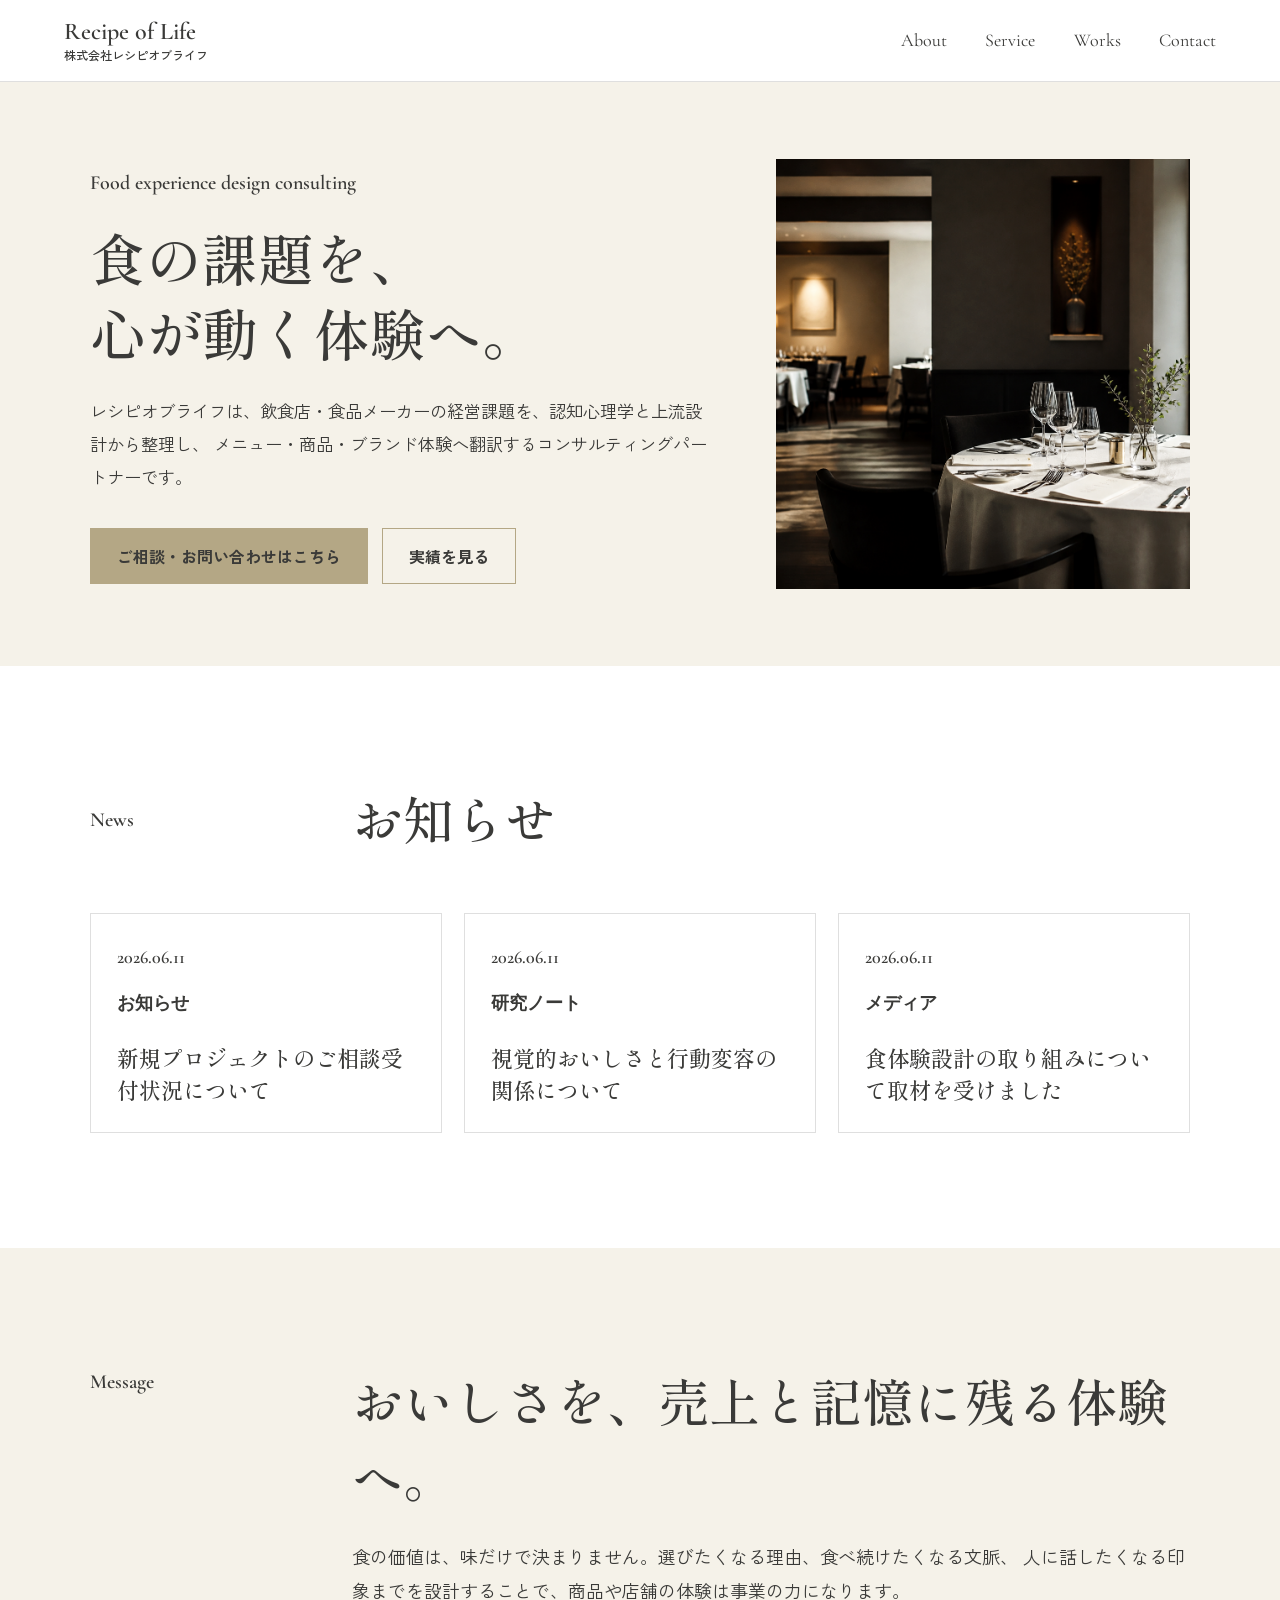
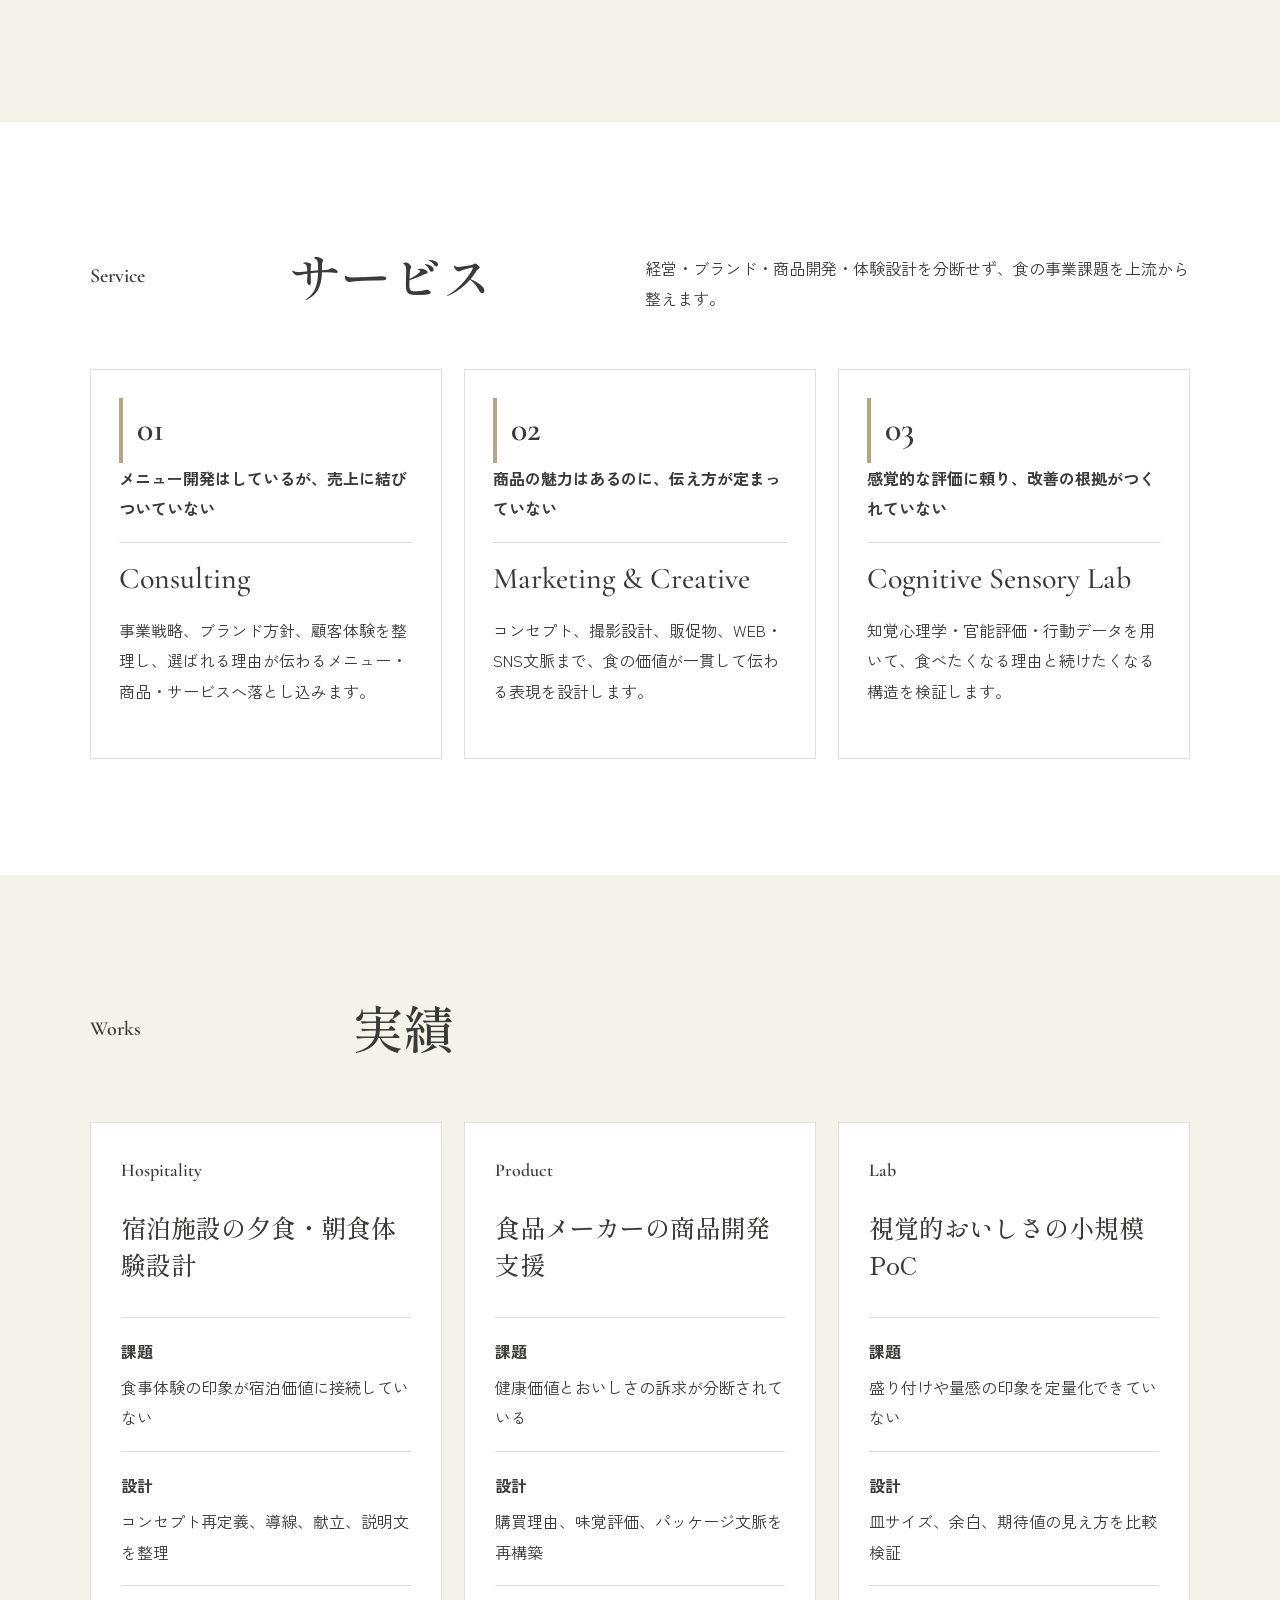
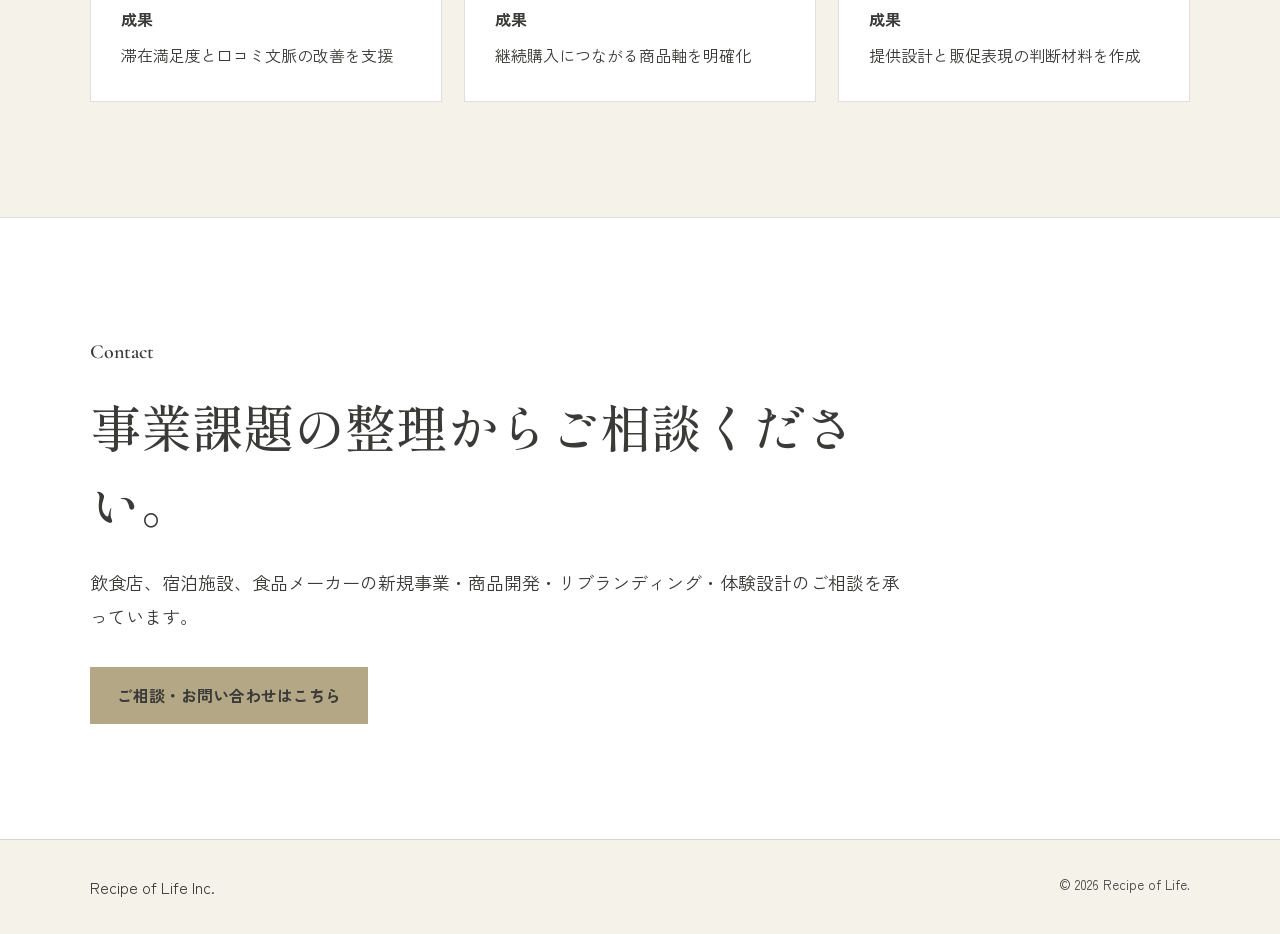
<file: index.html>
<!doctype html>
<html lang="ja">
  <head>
    <meta charset="utf-8">
    <meta name="viewport" content="width=device-width, initial-scale=1">
    <title>Recipe of Life | 食の体験設計コンサルティング</title>
    <meta
      name="description"
      content="株式会社レシピオブライフは、認知心理学と上流設計で飲食店・食品メーカーの事業課題を解決する食の体験設計パートナーです。"
    >
    <link rel="preconnect" href="https://fonts.googleapis.com">
    <link rel="preconnect" href="https://fonts.gstatic.com" crossorigin>
    <link
      href="https://fonts.googleapis.com/css2?family=Cormorant+Garamond:wght@500;600&family=Shippori+Mincho:wght@500;600&family=Zen+Kaku+Gothic+New:wght@400;500;700&display=swap"
      rel="stylesheet"
    >
    <link rel="stylesheet" href="styles.css?v=case-card2">
    <script src="script.js" defer></script>
  </head>
  <body>
    <header class="site-header">
      <a class="brand" href="index.html" aria-label="Recipe of Life ホーム">
        <span class="brand-mark">Recipe of Life</span>
        <span class="brand-name">株式会社レシピオブライフ</span>
      </a>
      <button class="menu-button" type="button" aria-expanded="false" aria-controls="site-nav">
        <span></span>
        <span></span>
      </button>
      <nav class="site-nav" id="site-nav">
        <a href="about.html">About</a>
        <a href="service.html">Service</a>
        <a href="works.html">Works</a>
        <a href="#contact">Contact</a>
      </nav>
    </header>

    <main>
      <section class="hero">
        <div class="hero-copy">
          <p class="eyebrow">Food experience design consulting</p>
          <h1><span class="line-keep">食の課題を、</span><br><span class="line-keep">心が動く体験へ。</span></h1>
          <p class="hero-lead">
            レシピオブライフは、飲食店・食品メーカーの経営課題を、認知心理学と上流設計から整理し、
            メニュー・商品・ブランド体験へ翻訳するコンサルティングパートナーです。
          </p>
          <div class="hero-actions" aria-label="主要リンク">
            <a class="button button-primary" href="#contact">ご相談・お問い合わせはこちら</a>
            <a class="button button-outline" href="#works">実績を見る</a>
          </div>
        </div>
        <figure class="hero-visual">
          <img src="assets/hero-table-setting.png" alt="落ち着いたレストランのテーブルセッティング">
        </figure>
      </section>

      <section class="section news-section" aria-labelledby="news-title">
        <div class="section-heading">
          <p class="eyebrow">News</p>
          <h2 id="news-title">お知らせ</h2>
        </div>
        <div class="news-grid">
          <a class="news-card" href="#">
            <time datetime="2026-06-11">2026.06.11</time>
            <span>お知らせ</span>
            <h3>新規プロジェクトのご相談受付状況について</h3>
          </a>
          <a class="news-card" href="#">
            <time datetime="2026-06-11">2026.06.11</time>
            <span>研究ノート</span>
            <h3>視覚的おいしさと行動変容の関係について</h3>
          </a>
          <a class="news-card" href="#">
            <time datetime="2026-06-11">2026.06.11</time>
            <span>メディア</span>
            <h3>食体験設計の取り組みについて取材を受けました</h3>
          </a>
        </div>
      </section>

      <section class="section message-section">
        <div class="message-layout">
          <p class="eyebrow">Message</p>
          <div>
            <h2>おいしさを、売上と記憶に残る体験へ。</h2>
            <p>
              食の価値は、味だけで決まりません。選びたくなる理由、食べ続けたくなる文脈、
              人に話したくなる印象までを設計することで、商品や店舗の体験は事業の力になります。
            </p>
          </div>
        </div>
      </section>

      <section class="section" id="service" aria-labelledby="service-title">
        <div class="section-heading wide">
          <p class="eyebrow">Service</p>
          <h2 id="service-title">サービス</h2>
          <p>
            経営・ブランド・商品開発・体験設計を分断せず、食の事業課題を上流から整えます。
          </p>
        </div>
        <div class="service-grid">
          <article class="service-card">
            <div class="service-number">01</div>
            <div class="service-body">
              <p class="service-issue">メニュー開発はしているが、売上に結びついていない</p>
              <h3>Consulting</h3>
              <p>
                事業戦略、ブランド方針、顧客体験を整理し、選ばれる理由が伝わるメニュー・商品・サービスへ落とし込みます。
              </p>
            </div>
          </article>
          <article class="service-card">
            <div class="service-number">02</div>
            <div class="service-body">
              <p class="service-issue">商品の魅力はあるのに、伝え方が定まっていない</p>
              <h3>Marketing & Creative</h3>
              <p>
                コンセプト、撮影設計、販促物、WEB・SNS文脈まで、食の価値が一貫して伝わる表現を設計します。
              </p>
            </div>
          </article>
          <article class="service-card">
            <div class="service-number">03</div>
            <div class="service-body">
              <p class="service-issue">感覚的な評価に頼り、改善の根拠がつくれていない</p>
              <h3>Cognitive Sensory Lab</h3>
              <p>
                知覚心理学・官能評価・行動データを用いて、食べたくなる理由と続けたくなる構造を検証します。
              </p>
            </div>
          </article>
        </div>
      </section>

      <section class="section works-section" id="works" aria-labelledby="works-title">
        <div class="section-heading">
          <p class="eyebrow">Works</p>
          <h2 id="works-title">実績</h2>
        </div>
        <div class="works-grid">
          <article class="work-card">
            <p class="work-category">Hospitality</p>
            <h3>宿泊施設の夕食・朝食体験設計</h3>
            <dl>
              <div><dt>課題</dt><dd>食事体験の印象が宿泊価値に接続していない</dd></div>
              <div><dt>設計</dt><dd>コンセプト再定義、導線、献立、説明文を整理</dd></div>
              <div><dt>成果</dt><dd>滞在満足度と口コミ文脈の改善を支援</dd></div>
            </dl>
          </article>
          <article class="work-card">
            <p class="work-category">Product</p>
            <h3>食品メーカーの商品開発支援</h3>
            <dl>
              <div><dt>課題</dt><dd>健康価値とおいしさの訴求が分断されている</dd></div>
              <div><dt>設計</dt><dd>購買理由、味覚評価、パッケージ文脈を再構築</dd></div>
              <div><dt>成果</dt><dd>継続購入につながる商品軸を明確化</dd></div>
            </dl>
          </article>
          <article class="work-card">
            <p class="work-category">Lab</p>
            <h3>視覚的おいしさの小規模PoC</h3>
            <dl>
              <div><dt>課題</dt><dd>盛り付けや量感の印象を定量化できていない</dd></div>
              <div><dt>設計</dt><dd>皿サイズ、余白、期待値の見え方を比較検証</dd></div>
              <div><dt>成果</dt><dd>提供設計と販促表現の判断材料を作成</dd></div>
            </dl>
          </article>
        </div>
      </section>

      <section class="section contact-section" id="contact">
        <p class="eyebrow">Contact</p>
        <h2>事業課題の整理からご相談ください。</h2>
        <p>
          飲食店、宿泊施設、食品メーカーの新規事業・商品開発・リブランディング・体験設計のご相談を承っています。
        </p>
        <a class="button button-primary" href="mailto:info@recipeoflife.jp">ご相談・お問い合わせはこちら</a>
      </section>
    </main>

    <footer class="site-footer">
      <p>Recipe of Life Inc.</p>
      <small>&copy; 2026 Recipe of Life.</small>
    </footer>
  </body>
</html>
</file>
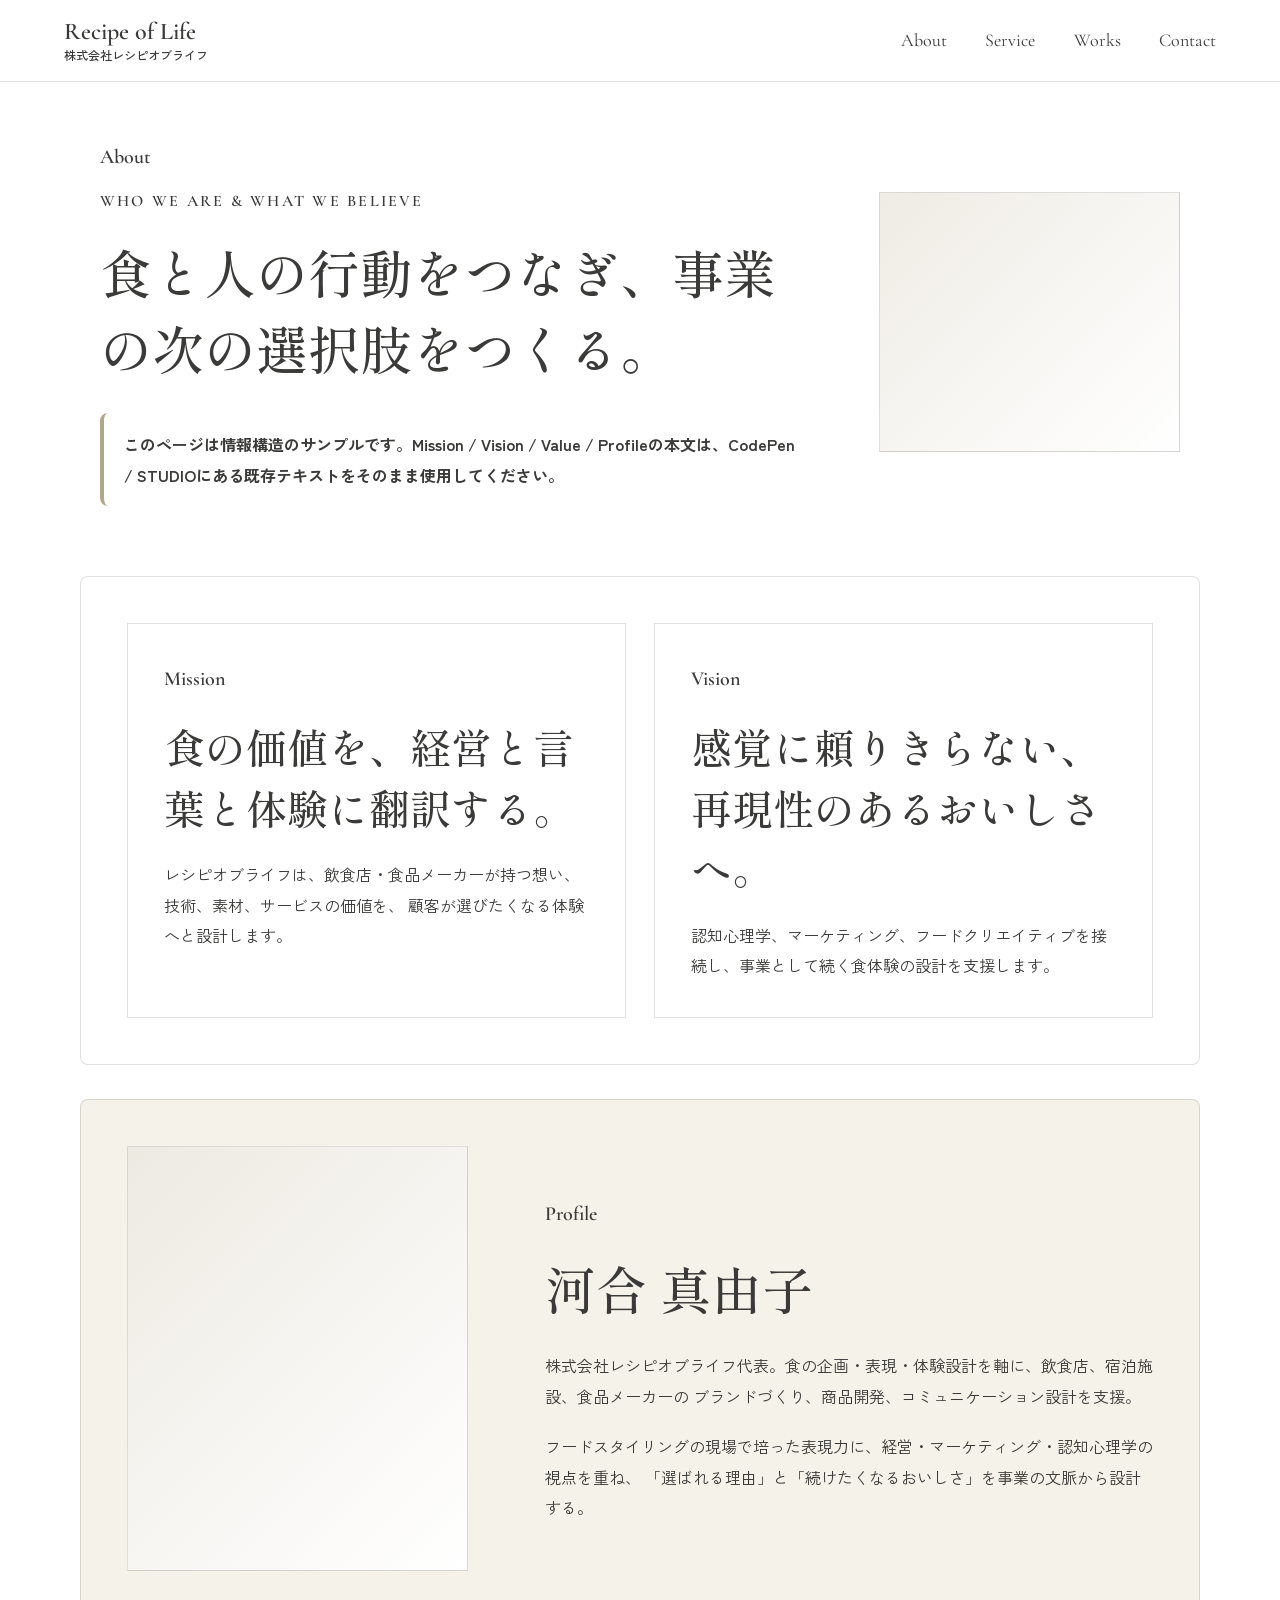
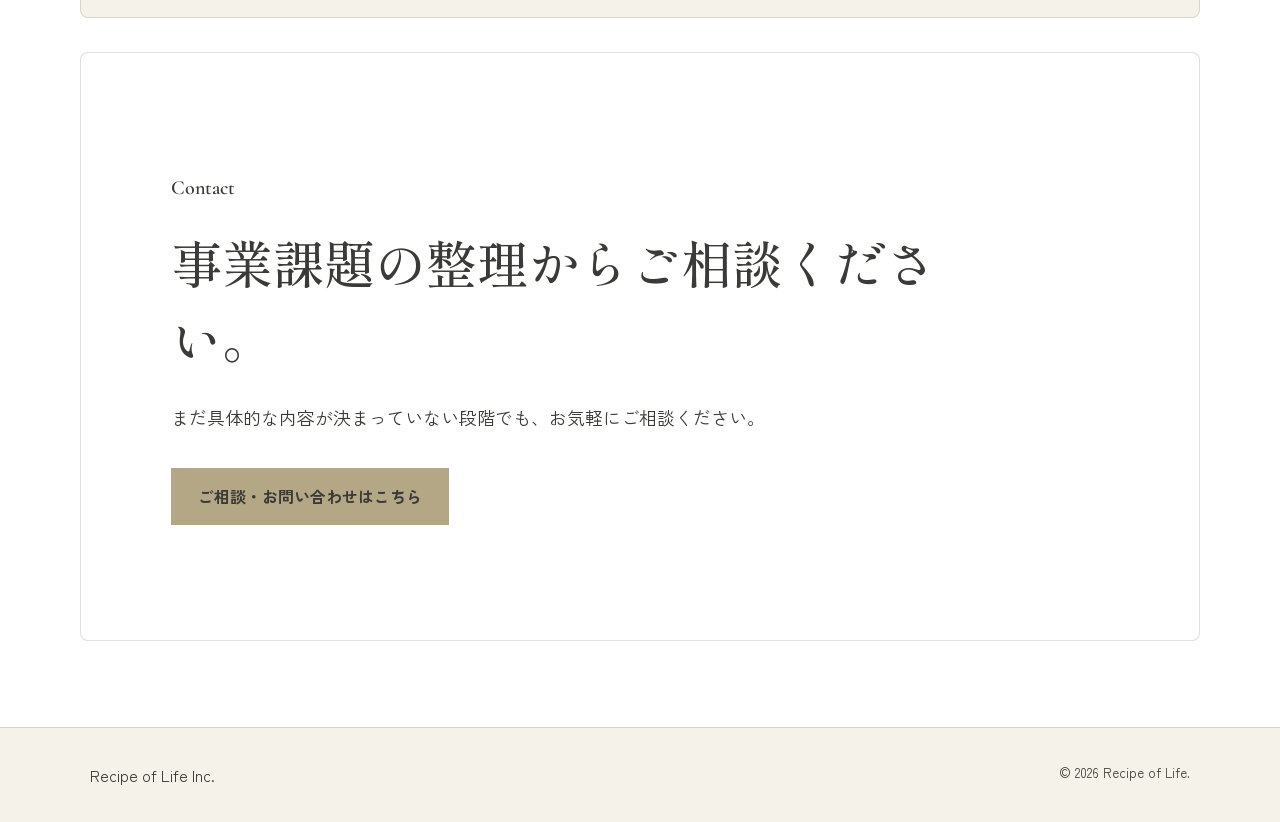
<file: about.html>
<!doctype html>
<html lang="ja">
  <head>
    <meta charset="utf-8">
    <meta name="viewport" content="width=device-width, initial-scale=1">
    <title>About | Recipe of Life</title>
    <meta
      name="description"
      content="株式会社レシピオブライフのMission、Vision、代表プロフィール。"
    >
    <link rel="preconnect" href="https://fonts.googleapis.com">
    <link rel="preconnect" href="https://fonts.gstatic.com" crossorigin>
    <link
      href="https://fonts.googleapis.com/css2?family=Cormorant+Garamond:wght@500;600&family=Shippori+Mincho:wght@500;600&family=Zen+Kaku+Gothic+New:wght@400;500;700&display=swap"
      rel="stylesheet"
    >
    <link rel="stylesheet" href="styles.css?v=case-card2">
    <script src="script.js" defer></script>
  </head>
  <body class="reference-page">
    <header class="site-header">
      <a class="brand" href="index.html" aria-label="Recipe of Life ホーム">
        <span class="brand-mark">Recipe of Life</span>
        <span class="brand-name">株式会社レシピオブライフ</span>
      </a>
      <button class="menu-button" type="button" aria-expanded="false" aria-controls="site-nav">
        <span></span>
        <span></span>
      </button>
      <nav class="site-nav" id="site-nav">
        <a href="about.html">About</a>
        <a href="service.html">Service</a>
        <a href="works.html">Works</a>
        <a href="index.html#contact">Contact</a>
      </nav>
    </header>

    <main>
      <section class="page-hero">
        <div class="compact-hero-copy">
          <p class="eyebrow">About</p>
          <p class="page-subtitle">Who we are & what we believe</p>
          <h1>食と人の行動をつなぎ、事業の次の選択肢をつくる。</h1>
          <div class="content-note">
            このページは情報構造のサンプルです。Mission / Vision / Value / Profileの本文は、CodePen / STUDIOにある既存テキストをそのまま使用してください。
          </div>
        </div>
        <div class="compact-hero-media" aria-label="ページ導入写真またはバナーの配置枠"></div>
      </section>

      <section class="section about-statement reference-card">
        <article>
          <p class="eyebrow">Mission</p>
          <h2>食の価値を、経営と言葉と体験に翻訳する。</h2>
          <p>
            レシピオブライフは、飲食店・食品メーカーが持つ想い、技術、素材、サービスの価値を、
            顧客が選びたくなる体験へと設計します。
          </p>
        </article>
        <article>
          <p class="eyebrow">Vision</p>
          <h2>感覚に頼りきらない、再現性のあるおいしさへ。</h2>
          <p>
            認知心理学、マーケティング、フードクリエイティブを接続し、事業として続く食体験の設計を支援します。
          </p>
        </article>
      </section>

      <section class="section profile-section reference-card">
        <div class="profile-photo" aria-label="代表プロフィール写真の配置予定"></div>
        <div class="profile-copy">
          <p class="eyebrow">Profile</p>
          <h2>河合 真由子</h2>
          <p>
            株式会社レシピオブライフ代表。食の企画・表現・体験設計を軸に、飲食店、宿泊施設、食品メーカーの
            ブランドづくり、商品開発、コミュニケーション設計を支援。
          </p>
          <p>
            フードスタイリングの現場で培った表現力に、経営・マーケティング・認知心理学の視点を重ね、
            「選ばれる理由」と「続けたくなるおいしさ」を事業の文脈から設計する。
          </p>
        </div>
      </section>

      <section class="section page-cta" id="contact">
        <p class="eyebrow">Contact</p>
        <h2>事業課題の整理からご相談ください。</h2>
        <p>まだ具体的な内容が決まっていない段階でも、お気軽にご相談ください。</p>
        <a class="button button-primary" href="mailto:info@recipeoflife.jp">ご相談・お問い合わせはこちら</a>
      </section>
    </main>

    <footer class="site-footer">
      <p>Recipe of Life Inc.</p>
      <small>&copy; 2026 Recipe of Life.</small>
    </footer>
  </body>
</html>
</file>
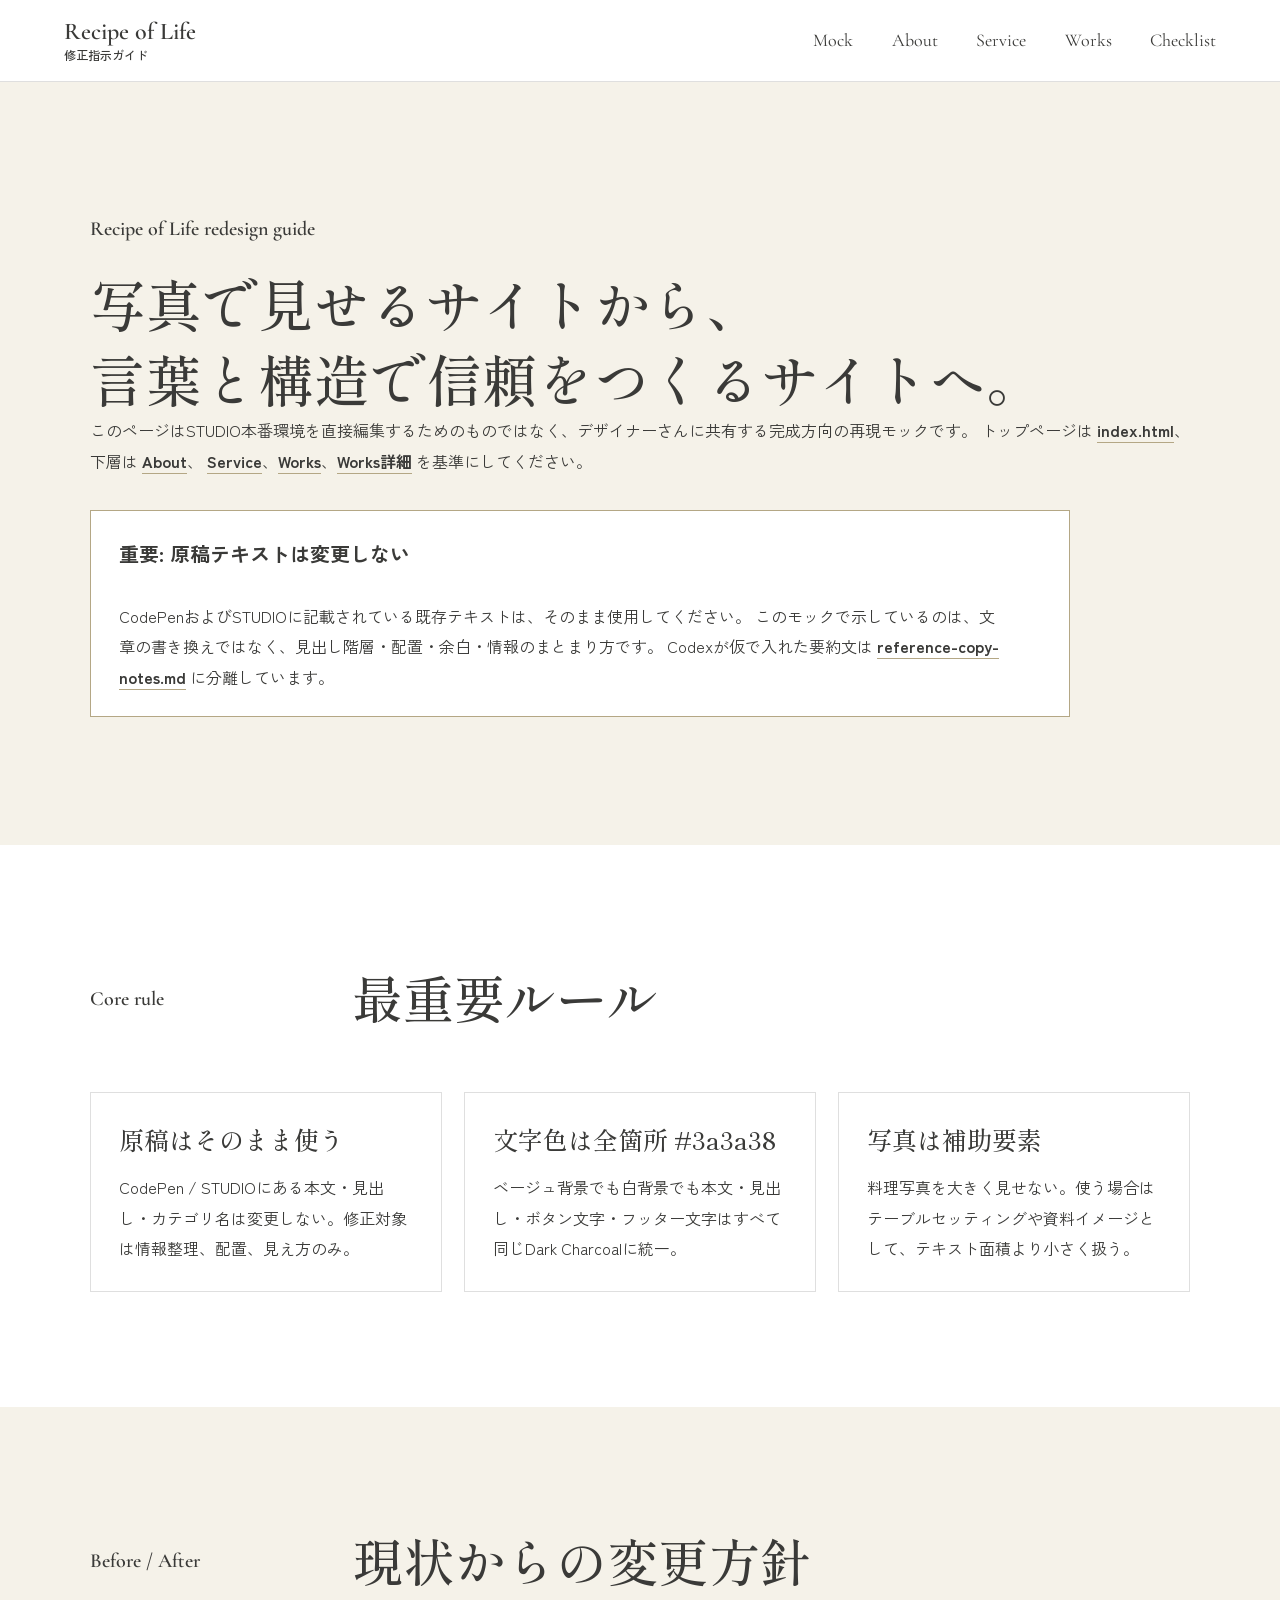
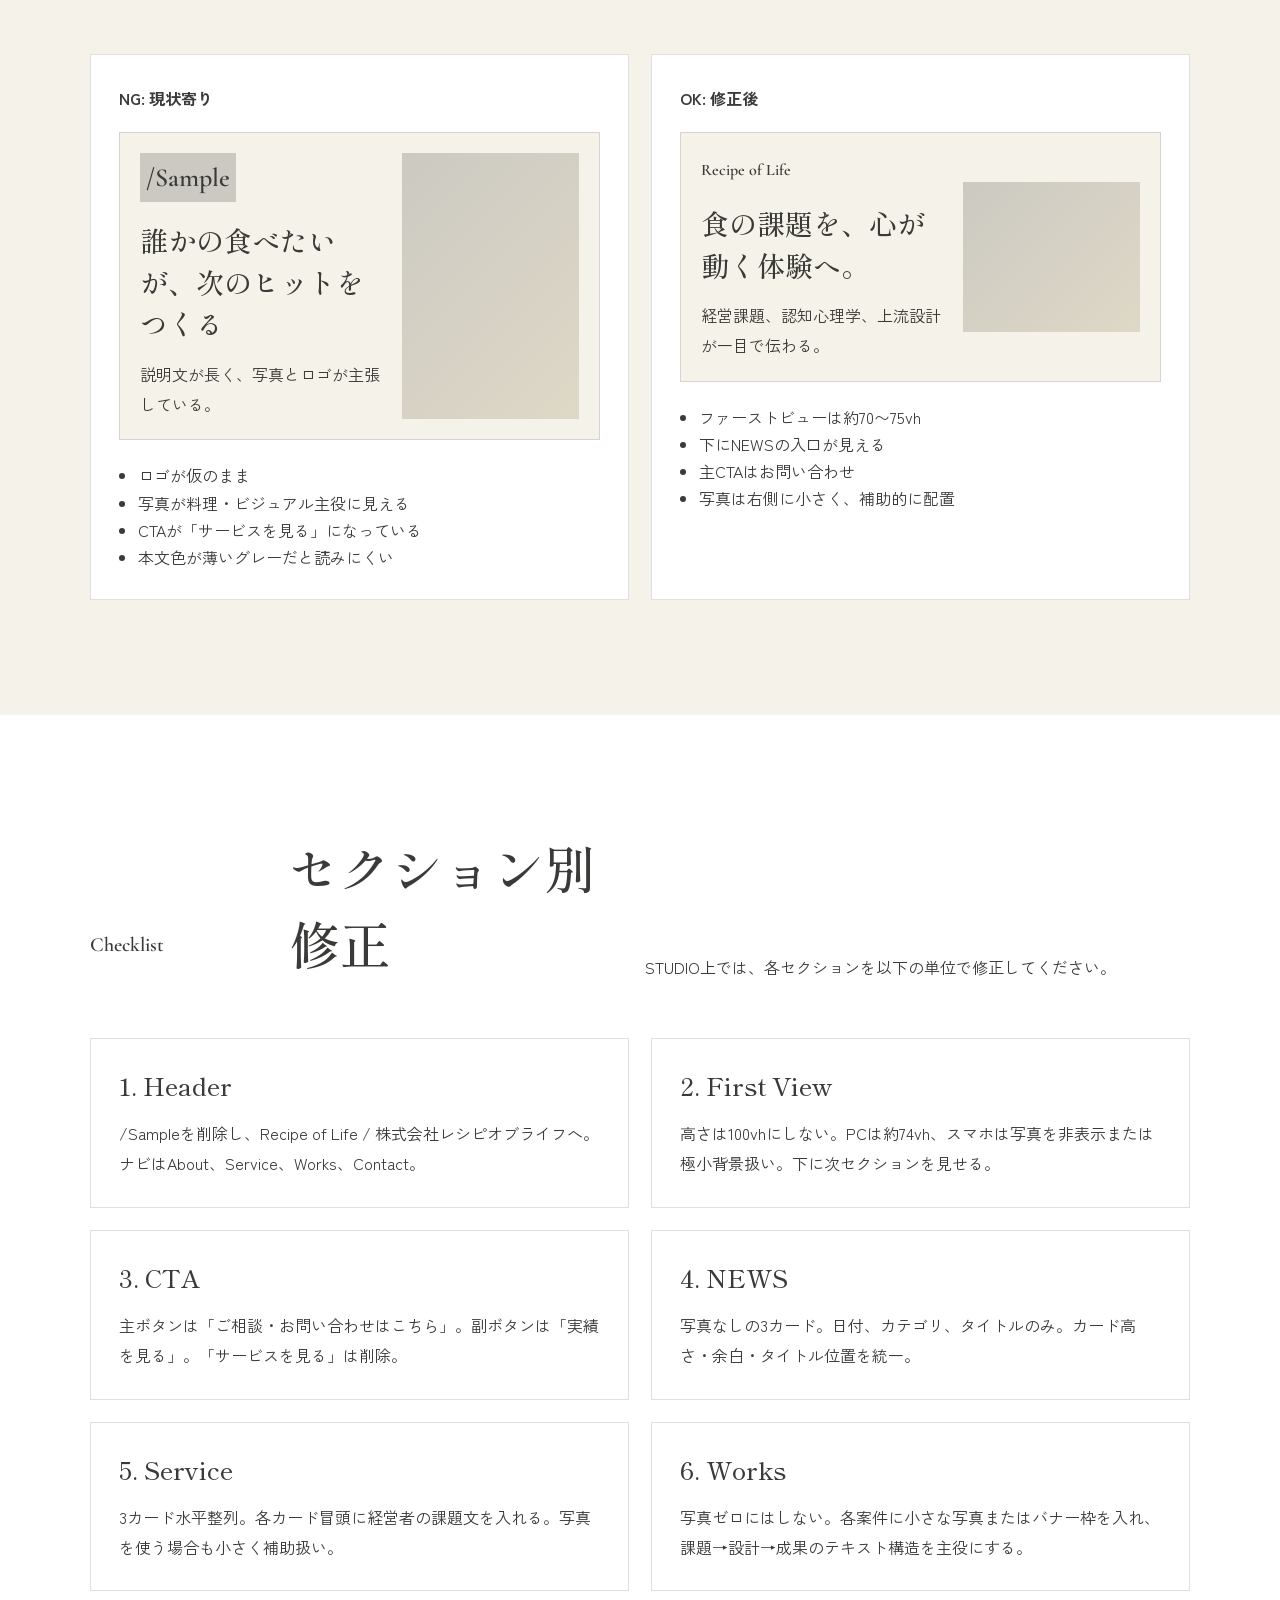
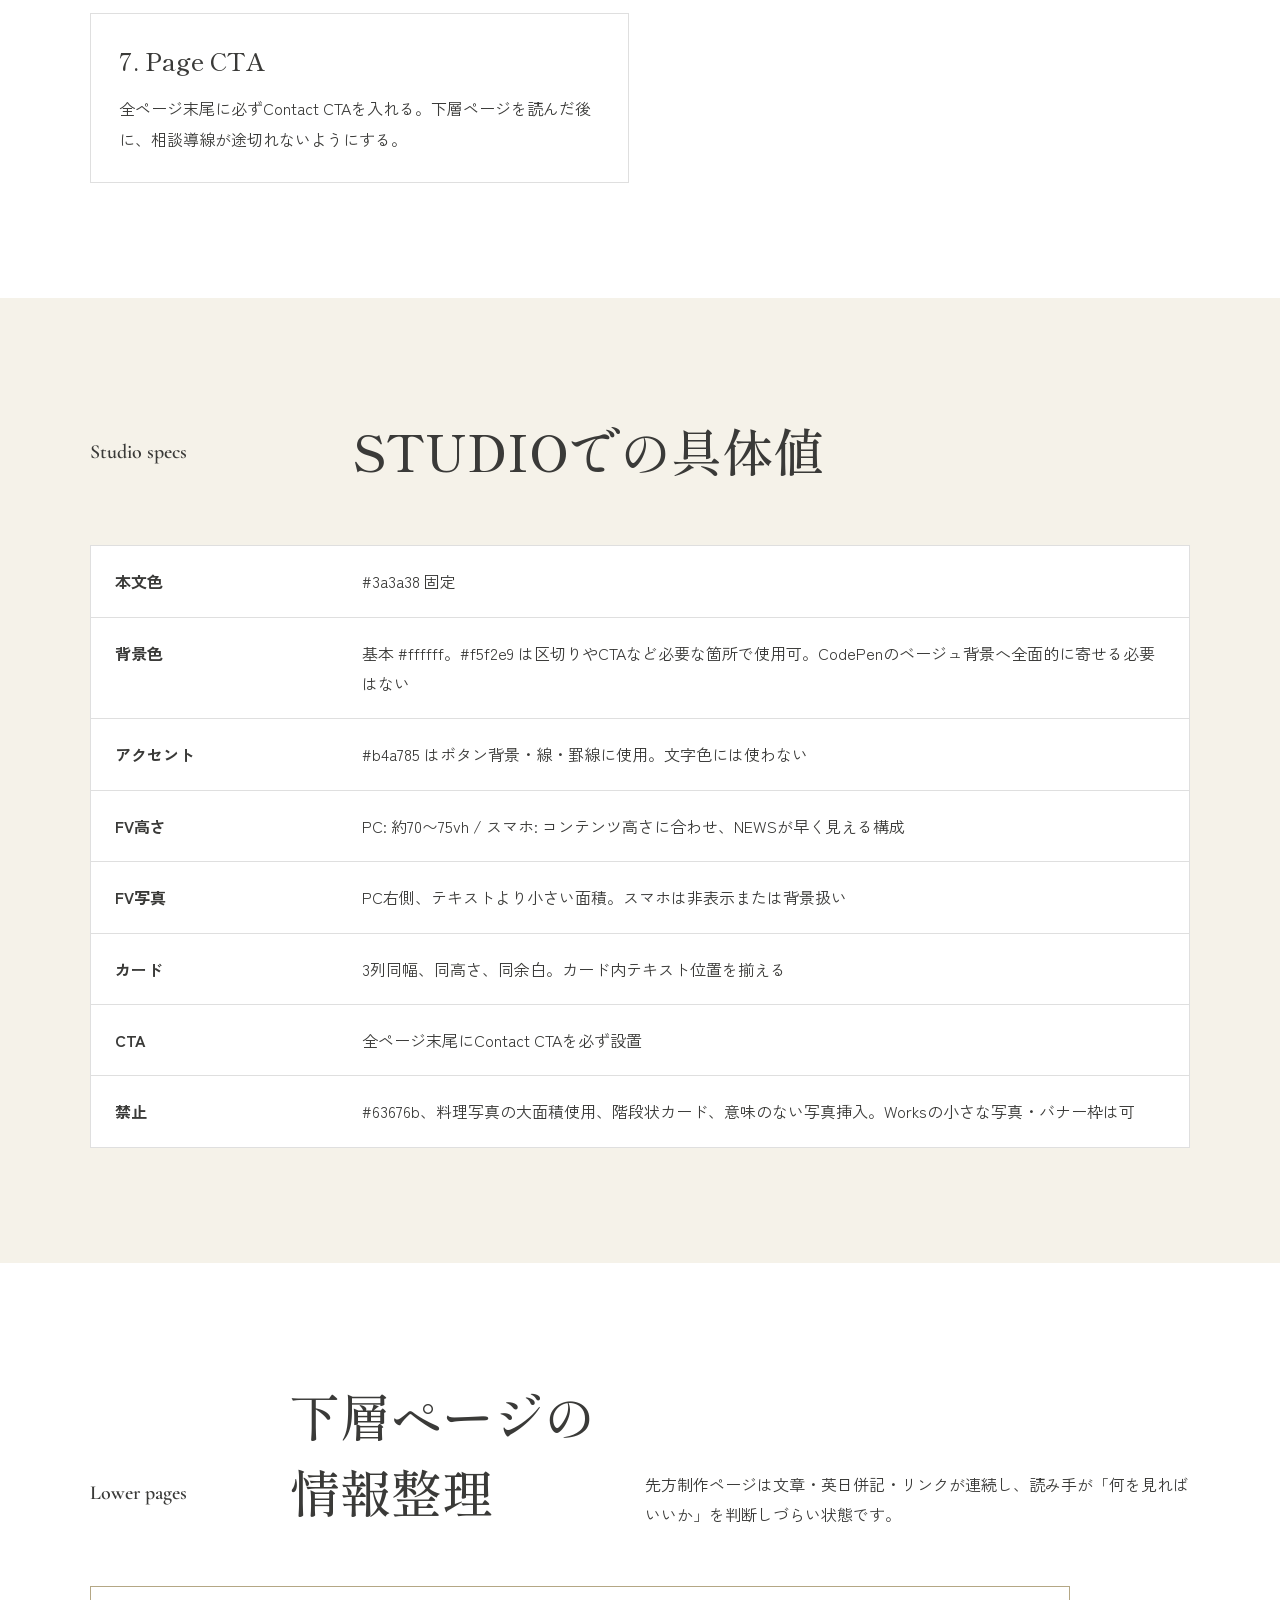
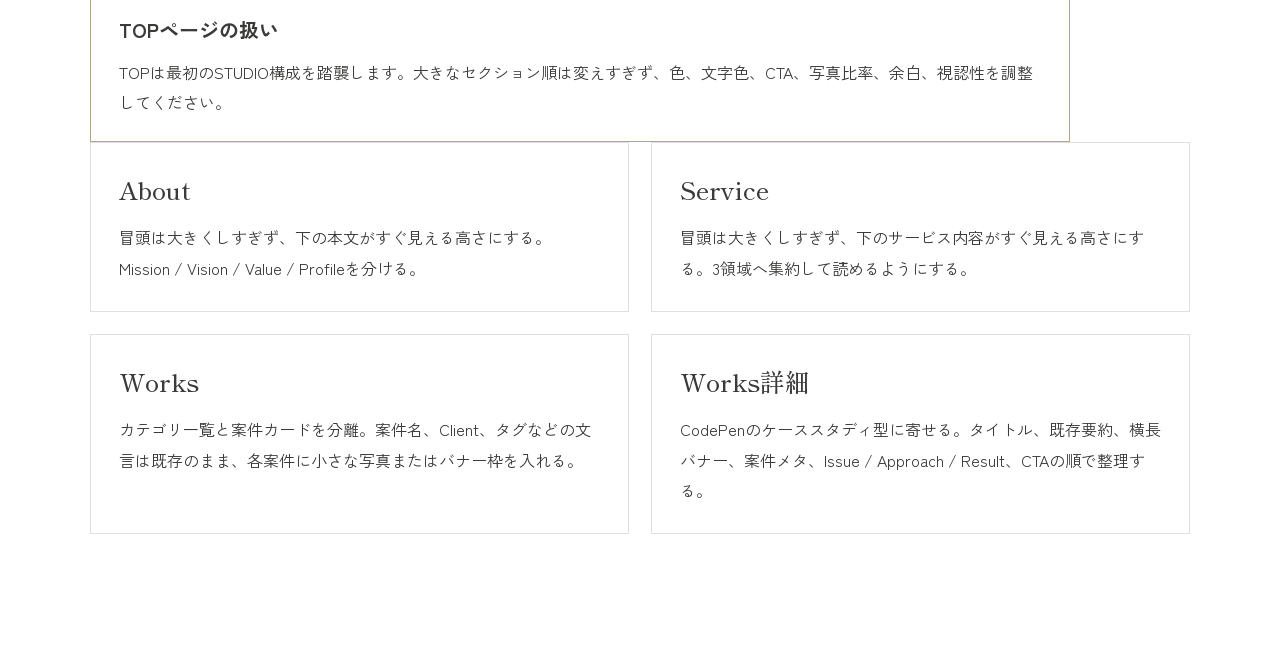
<file: designer-guide.html>
<!doctype html>
<html lang="ja">
  <head>
    <meta charset="utf-8">
    <meta name="viewport" content="width=device-width, initial-scale=1">
    <title>Designer Guide | Recipe of Life</title>
    <meta name="description" content="Recipe of Life 新サイト修正指示ガイド">
    <link rel="preconnect" href="https://fonts.googleapis.com">
    <link rel="preconnect" href="https://fonts.gstatic.com" crossorigin>
    <link
      href="https://fonts.googleapis.com/css2?family=Cormorant+Garamond:wght@500;600&family=Shippori+Mincho:wght@500;600&family=Zen+Kaku+Gothic+New:wght@400;500;700&display=swap"
      rel="stylesheet"
    >
    <link rel="stylesheet" href="styles.css?v=case-card2">
    <script src="script.js" defer></script>
  </head>
  <body>
    <header class="site-header">
      <a class="brand" href="index.html" aria-label="Recipe of Life ホーム">
        <span class="brand-mark">Recipe of Life</span>
        <span class="brand-name">修正指示ガイド</span>
      </a>
      <button class="menu-button" type="button" aria-expanded="false" aria-controls="site-nav">
        <span></span>
        <span></span>
      </button>
      <nav class="site-nav" id="site-nav">
        <a href="index.html">Mock</a>
        <a href="about.html">About</a>
        <a href="service.html">Service</a>
        <a href="works.html">Works</a>
        <a href="#checklist">Checklist</a>
      </nav>
    </header>

    <main>
      <section class="guide-hero">
        <p class="eyebrow">Recipe of Life redesign guide</p>
        <h1>写真で見せるサイトから、<br>言葉と構造で信頼をつくるサイトへ。</h1>
        <p>
          このページはSTUDIO本番環境を直接編集するためのものではなく、デザイナーさんに共有する完成方向の再現モックです。
          トップページは <a href="index.html">index.html</a>、下層は <a href="about.html">About</a>、
          <a href="service.html">Service</a>、<a href="works.html">Works</a>、<a href="works-villa.html">Works詳細</a> を基準にしてください。
        </p>
        <div class="guide-alert">
          <strong>重要: 原稿テキストは変更しない</strong>
          <p>
            CodePenおよびSTUDIOに記載されている既存テキストは、そのまま使用してください。
            このモックで示しているのは、文章の書き換えではなく、見出し階層・配置・余白・情報のまとまり方です。
            Codexが仮で入れた要約文は <a href="reference-copy-notes.md">reference-copy-notes.md</a> に分離しています。
          </p>
        </div>
      </section>

      <section class="section guide-section">
        <div class="section-heading">
          <p class="eyebrow">Core rule</p>
          <h2>最重要ルール</h2>
        </div>
        <div class="rule-grid">
          <article>
            <h3>原稿はそのまま使う</h3>
            <p>CodePen / STUDIOにある本文・見出し・カテゴリ名は変更しない。修正対象は情報整理、配置、見え方のみ。</p>
          </article>
          <article>
            <h3>文字色は全箇所 #3a3a38</h3>
            <p>ベージュ背景でも白背景でも本文・見出し・ボタン文字・フッター文字はすべて同じDark Charcoalに統一。</p>
          </article>
          <article>
            <h3>写真は補助要素</h3>
            <p>料理写真を大きく見せない。使う場合はテーブルセッティングや資料イメージとして、テキスト面積より小さく扱う。</p>
          </article>
        </div>
      </section>

      <section class="section guide-section beige">
        <div class="section-heading">
          <p class="eyebrow">Before / After</p>
          <h2>現状からの変更方針</h2>
        </div>
        <div class="compare-grid">
          <article class="compare-card is-ng">
            <p class="compare-label">NG: 現状寄り</p>
            <div class="mini-hero bad">
              <div>
                <span class="mini-logo">/Sample</span>
                <h3>誰かの食べたいが、次のヒットをつくる</h3>
                <p>説明文が長く、写真とロゴが主張している。</p>
              </div>
              <div class="mini-photo"></div>
            </div>
            <ul>
              <li>ロゴが仮のまま</li>
              <li>写真が料理・ビジュアル主役に見える</li>
              <li>CTAが「サービスを見る」になっている</li>
              <li>本文色が薄いグレーだと読みにくい</li>
            </ul>
          </article>
          <article class="compare-card is-ok">
            <p class="compare-label">OK: 修正後</p>
            <div class="mini-hero good">
              <div>
                <span class="mini-logo">Recipe of Life</span>
                <h3>食の課題を、心が動く体験へ。</h3>
                <p>経営課題、認知心理学、上流設計が一目で伝わる。</p>
              </div>
              <div class="mini-photo"></div>
            </div>
            <ul>
              <li>ファーストビューは約70〜75vh</li>
              <li>下にNEWSの入口が見える</li>
              <li>主CTAはお問い合わせ</li>
              <li>写真は右側に小さく、補助的に配置</li>
            </ul>
          </article>
        </div>
      </section>

      <section class="section guide-section" id="checklist">
        <div class="section-heading wide">
          <p class="eyebrow">Checklist</p>
          <h2>セクション別修正</h2>
          <p>STUDIO上では、各セクションを以下の単位で修正してください。</p>
        </div>
        <div class="checklist">
          <article>
            <h3>1. Header</h3>
            <p>/Sampleを削除し、Recipe of Life / 株式会社レシピオブライフへ。ナビはAbout、Service、Works、Contact。</p>
          </article>
          <article>
            <h3>2. First View</h3>
            <p>高さは100vhにしない。PCは約74vh、スマホは写真を非表示または極小背景扱い。下に次セクションを見せる。</p>
          </article>
          <article>
            <h3>3. CTA</h3>
            <p>主ボタンは「ご相談・お問い合わせはこちら」。副ボタンは「実績を見る」。「サービスを見る」は削除。</p>
          </article>
          <article>
            <h3>4. NEWS</h3>
            <p>写真なしの3カード。日付、カテゴリ、タイトルのみ。カード高さ・余白・タイトル位置を統一。</p>
          </article>
          <article>
            <h3>5. Service</h3>
            <p>3カード水平整列。各カード冒頭に経営者の課題文を入れる。写真を使う場合も小さく補助扱い。</p>
          </article>
          <article>
            <h3>6. Works</h3>
            <p>写真ゼロにはしない。各案件に小さな写真またはバナー枠を入れ、課題→設計→成果のテキスト構造を主役にする。</p>
          </article>
          <article>
            <h3>7. Page CTA</h3>
            <p>全ページ末尾に必ずContact CTAを入れる。下層ページを読んだ後に、相談導線が途切れないようにする。</p>
          </article>
        </div>
      </section>

      <section class="section guide-section beige" id="studio">
        <div class="section-heading">
          <p class="eyebrow">Studio specs</p>
          <h2>STUDIOでの具体値</h2>
        </div>
        <div class="spec-table" role="table" aria-label="STUDIO具体指定">
          <div role="row"><strong>本文色</strong><span>#3a3a38 固定</span></div>
          <div role="row"><strong>背景色</strong><span>基本 #ffffff。#f5f2e9 は区切りやCTAなど必要な箇所で使用可。CodePenのベージュ背景へ全面的に寄せる必要はない</span></div>
          <div role="row"><strong>アクセント</strong><span>#b4a785 はボタン背景・線・罫線に使用。文字色には使わない</span></div>
          <div role="row"><strong>FV高さ</strong><span>PC: 約70〜75vh / スマホ: コンテンツ高さに合わせ、NEWSが早く見える構成</span></div>
          <div role="row"><strong>FV写真</strong><span>PC右側、テキストより小さい面積。スマホは非表示または背景扱い</span></div>
          <div role="row"><strong>カード</strong><span>3列同幅、同高さ、同余白。カード内テキスト位置を揃える</span></div>
          <div role="row"><strong>CTA</strong><span>全ページ末尾にContact CTAを必ず設置</span></div>
          <div role="row"><strong>禁止</strong><span>#63676b、料理写真の大面積使用、階段状カード、意味のない写真挿入。Worksの小さな写真・バナー枠は可</span></div>
        </div>
      </section>

      <section class="section guide-section">
        <div class="section-heading wide">
          <p class="eyebrow">Lower pages</p>
          <h2>下層ページの情報整理</h2>
          <p>先方制作ページは文章・英日併記・リンクが連続し、読み手が「何を見ればいいか」を判断しづらい状態です。</p>
        </div>
        <div class="guide-alert">
          <strong>TOPページの扱い</strong>
          <p>
            TOPは最初のSTUDIO構成を踏襲します。大きなセクション順は変えすぎず、色、文字色、CTA、写真比率、余白、視認性を調整してください。
          </p>
        </div>
        <div class="checklist">
          <article>
            <h3>About</h3>
            <p>冒頭は大きくしすぎず、下の本文がすぐ見える高さにする。Mission / Vision / Value / Profileを分ける。</p>
          </article>
          <article>
            <h3>Service</h3>
            <p>冒頭は大きくしすぎず、下のサービス内容がすぐ見える高さにする。3領域へ集約して読めるようにする。</p>
          </article>
          <article>
            <h3>Works</h3>
            <p>カテゴリ一覧と案件カードを分離。案件名、Client、タグなどの文言は既存のまま、各案件に小さな写真またはバナー枠を入れる。</p>
          </article>
          <article>
            <h3>Works詳細</h3>
            <p>CodePenのケーススタディ型に寄せる。タイトル、既存要約、横長バナー、案件メタ、Issue / Approach / Result、CTAの順で整理する。</p>
          </article>
        </div>
      </section>
    </main>
  </body>
</html>
</file>
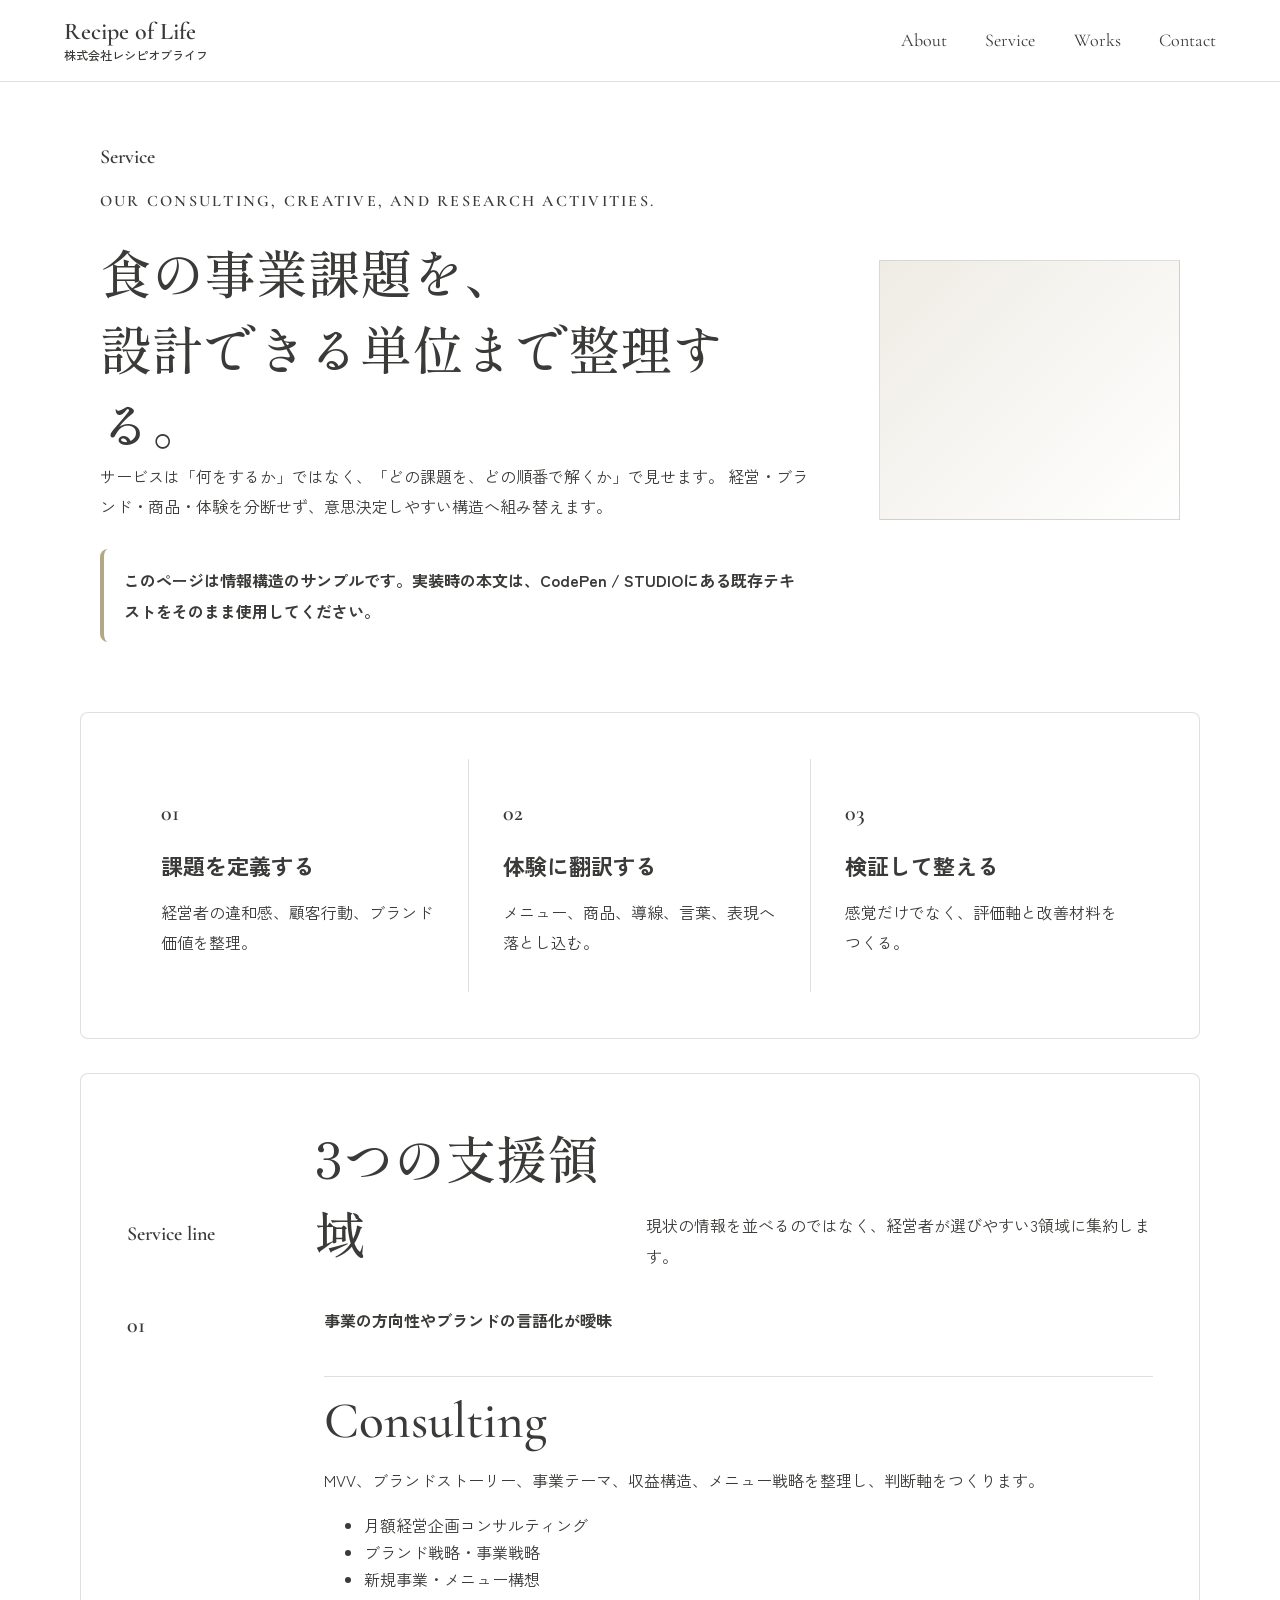
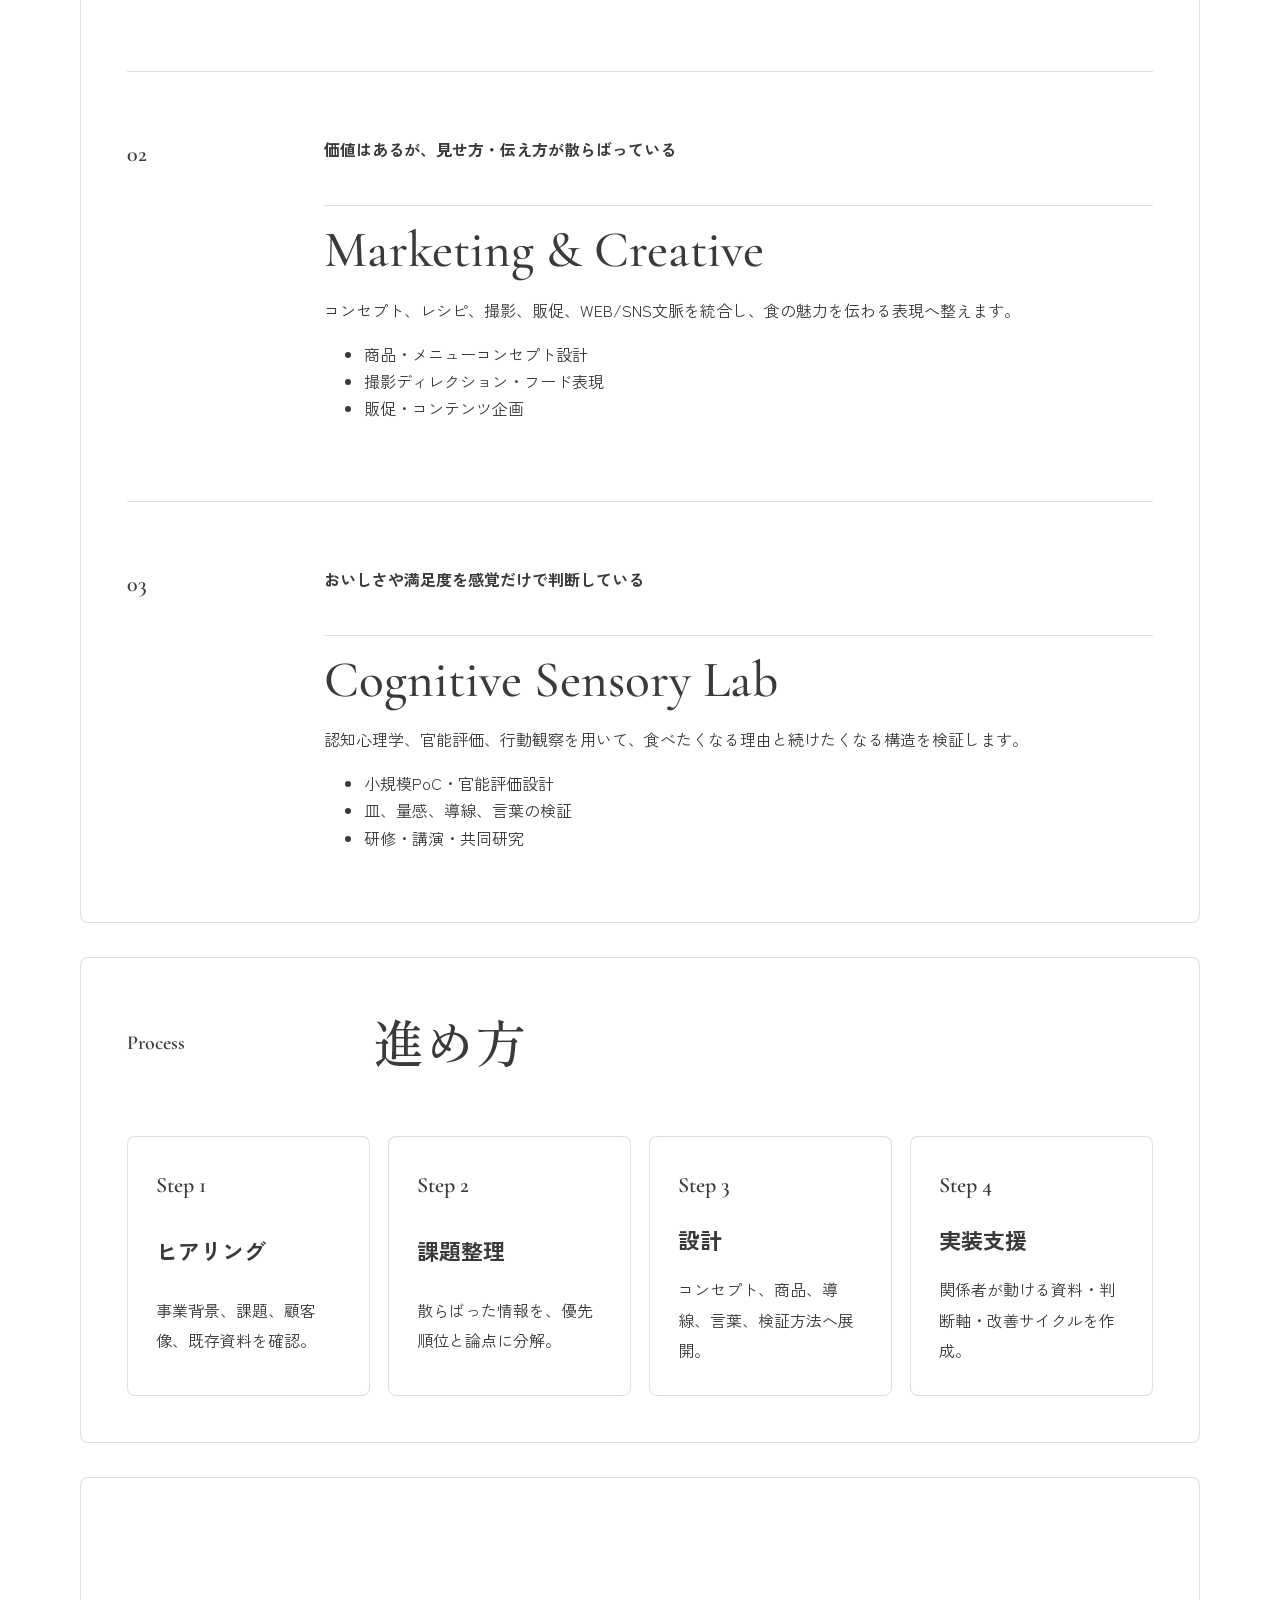
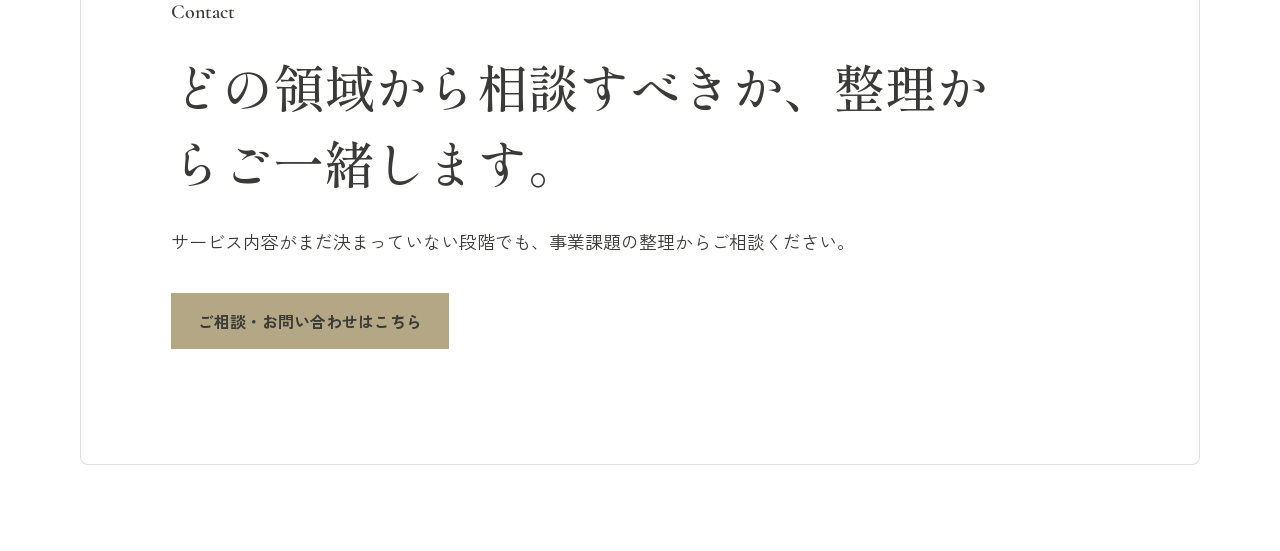
<file: service.html>
<!doctype html>
<html lang="ja">
  <head>
    <meta charset="utf-8">
    <meta name="viewport" content="width=device-width, initial-scale=1">
    <title>Service | Recipe of Life</title>
    <meta name="description" content="Recipe of Lifeのサービス。経営・ブランド・商品開発・食体験設計を上流から整理します。">
    <link rel="preconnect" href="https://fonts.googleapis.com">
    <link rel="preconnect" href="https://fonts.gstatic.com" crossorigin>
    <link href="https://fonts.googleapis.com/css2?family=Cormorant+Garamond:wght@500;600&family=Shippori+Mincho:wght@500;600&family=Zen+Kaku+Gothic+New:wght@400;500;700&display=swap" rel="stylesheet">
    <link rel="stylesheet" href="styles.css?v=case-card2">
    <script src="script.js" defer></script>
  </head>
  <body class="reference-page">
    <header class="site-header">
      <a class="brand" href="index.html" aria-label="Recipe of Life ホーム">
        <span class="brand-mark">Recipe of Life</span>
        <span class="brand-name">株式会社レシピオブライフ</span>
      </a>
      <button class="menu-button" type="button" aria-expanded="false" aria-controls="site-nav"><span></span><span></span></button>
      <nav class="site-nav" id="site-nav">
        <a href="about.html">About</a>
        <a href="service.html">Service</a>
        <a href="works.html">Works</a>
        <a href="index.html#contact">Contact</a>
      </nav>
    </header>

    <main>
      <section class="lower-hero">
        <div class="compact-hero-copy">
          <p class="eyebrow">Service</p>
          <p class="page-subtitle">Our consulting, creative, and research activities.</p>
          <h1>食の事業課題を、<br>設計できる単位まで整理する。</h1>
          <p>
            サービスは「何をするか」ではなく、「どの課題を、どの順番で解くか」で見せます。
            経営・ブランド・商品・体験を分断せず、意思決定しやすい構造へ組み替えます。
          </p>
          <div class="content-note">
            このページは情報構造のサンプルです。実装時の本文は、CodePen / STUDIOにある既存テキストをそのまま使用してください。
          </div>
        </div>
        <div class="compact-hero-media" aria-label="ページ導入写真またはバナーの配置枠"></div>
      </section>

      <section class="section summary-band reference-card">
        <div class="summary-item"><span>01</span><strong>課題を定義する</strong><p>経営者の違和感、顧客行動、ブランド価値を整理。</p></div>
        <div class="summary-item"><span>02</span><strong>体験に翻訳する</strong><p>メニュー、商品、導線、言葉、表現へ落とし込む。</p></div>
        <div class="summary-item"><span>03</span><strong>検証して整える</strong><p>感覚だけでなく、評価軸と改善材料をつくる。</p></div>
      </section>

      <section class="section service-detail-section reference-card">
        <div class="section-heading wide">
          <p class="eyebrow">Service line</p>
          <h2>3つの支援領域</h2>
          <p>現状の情報を並べるのではなく、経営者が選びやすい3領域に集約します。</p>
        </div>
        <div class="structured-list">
          <article>
            <div class="structured-index">01</div>
            <div>
              <p class="service-issue">事業の方向性やブランドの言語化が曖昧</p>
              <h3>Consulting</h3>
              <p>MVV、ブランドストーリー、事業テーマ、収益構造、メニュー戦略を整理し、判断軸をつくります。</p>
              <ul>
                <li>月額経営企画コンサルティング</li>
                <li>ブランド戦略・事業戦略</li>
                <li>新規事業・メニュー構想</li>
              </ul>
            </div>
          </article>
          <article>
            <div class="structured-index">02</div>
            <div>
              <p class="service-issue">価値はあるが、見せ方・伝え方が散らばっている</p>
              <h3>Marketing & Creative</h3>
              <p>コンセプト、レシピ、撮影、販促、WEB/SNS文脈を統合し、食の魅力を伝わる表現へ整えます。</p>
              <ul>
                <li>商品・メニューコンセプト設計</li>
                <li>撮影ディレクション・フード表現</li>
                <li>販促・コンテンツ企画</li>
              </ul>
            </div>
          </article>
          <article>
            <div class="structured-index">03</div>
            <div>
              <p class="service-issue">おいしさや満足度を感覚だけで判断している</p>
              <h3>Cognitive Sensory Lab</h3>
              <p>認知心理学、官能評価、行動観察を用いて、食べたくなる理由と続けたくなる構造を検証します。</p>
              <ul>
                <li>小規模PoC・官能評価設計</li>
                <li>皿、量感、導線、言葉の検証</li>
                <li>研修・講演・共同研究</li>
              </ul>
            </div>
          </article>
        </div>
      </section>

      <section class="section beige-section reference-card">
        <div class="section-heading">
          <p class="eyebrow">Process</p>
          <h2>進め方</h2>
        </div>
        <ol class="process-list">
          <li><span>Step 1</span><strong>ヒアリング</strong><p>事業背景、課題、顧客像、既存資料を確認。</p></li>
          <li><span>Step 2</span><strong>課題整理</strong><p>散らばった情報を、優先順位と論点に分解。</p></li>
          <li><span>Step 3</span><strong>設計</strong><p>コンセプト、商品、導線、言葉、検証方法へ展開。</p></li>
          <li><span>Step 4</span><strong>実装支援</strong><p>関係者が動ける資料・判断軸・改善サイクルを作成。</p></li>
        </ol>
      </section>

      <section class="section page-cta" id="contact">
        <p class="eyebrow">Contact</p>
        <h2>どの領域から相談すべきか、整理からご一緒します。</h2>
        <p>サービス内容がまだ決まっていない段階でも、事業課題の整理からご相談ください。</p>
        <a class="button button-primary" href="mailto:info@recipeoflife.jp">ご相談・お問い合わせはこちら</a>
      </section>
    </main>
  </body>
</html>
</file>
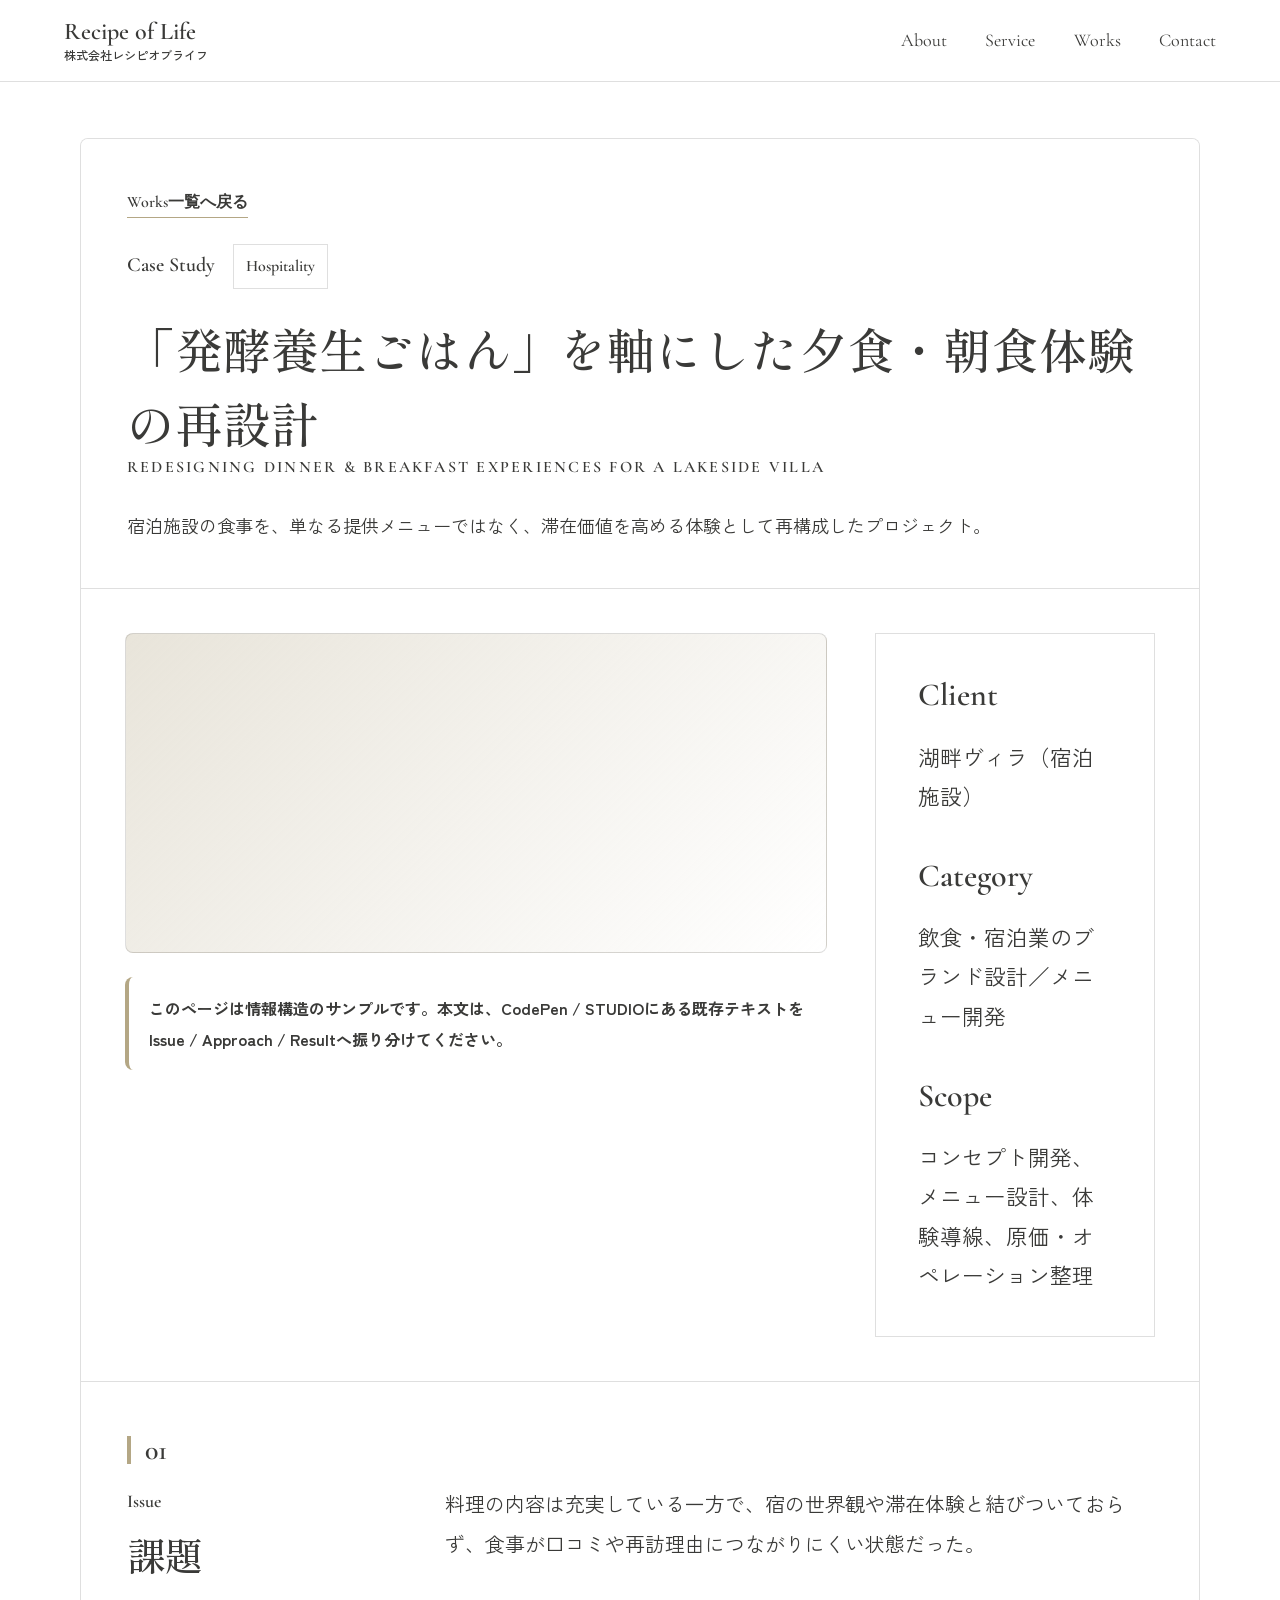
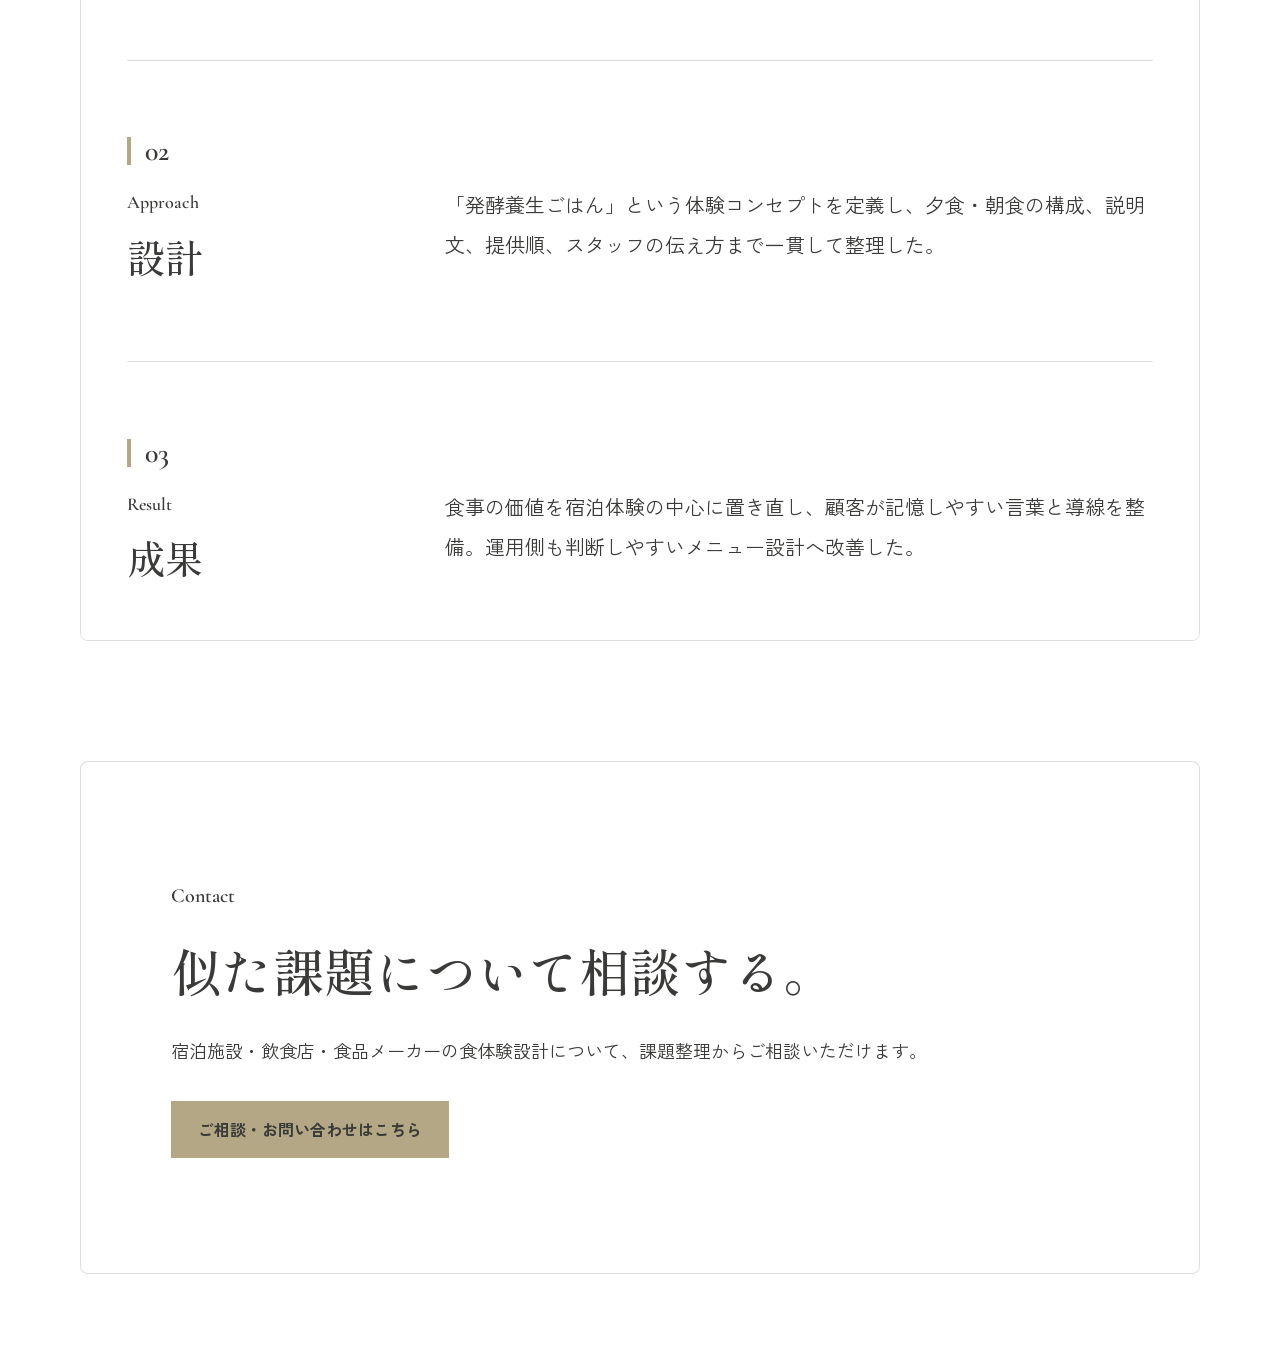
<file: works-villa.html>
<!doctype html>
<html lang="ja">
  <head>
    <meta charset="utf-8">
    <meta name="viewport" content="width=device-width, initial-scale=1">
    <title>Case Study | Recipe of Life</title>
    <meta name="description" content="宿泊施設の夕食・朝食体験を再設計したケーススタディ。">
    <link rel="preconnect" href="https://fonts.googleapis.com">
    <link rel="preconnect" href="https://fonts.gstatic.com" crossorigin>
    <link href="https://fonts.googleapis.com/css2?family=Cormorant+Garamond:wght@500;600&family=Shippori+Mincho:wght@500;600&family=Zen+Kaku+Gothic+New:wght@400;500;700&display=swap" rel="stylesheet">
    <link rel="stylesheet" href="styles.css?v=case-card2">
    <script src="script.js" defer></script>
  </head>
  <body class="reference-page">
    <header class="site-header">
      <a class="brand" href="index.html" aria-label="Recipe of Life ホーム"><span class="brand-mark">Recipe of Life</span><span class="brand-name">株式会社レシピオブライフ</span></a>
      <button class="menu-button" type="button" aria-expanded="false" aria-controls="site-nav"><span></span><span></span></button>
      <nav class="site-nav" id="site-nav"><a href="about.html">About</a><a href="service.html">Service</a><a href="works.html">Works</a><a href="index.html#contact">Contact</a></nav>
    </header>

    <main>
      <article class="case-page">
        <div class="case-card">
          <header class="case-hero">
            <a class="back-link" href="works.html">Works一覧へ戻る</a>
            <div class="case-kicker">
              <p class="eyebrow">Case Study</p>
              <span>Hospitality</span>
            </div>
            <h1>「発酵養生ごはん」を軸にした夕食・朝食体験の再設計</h1>
            <p class="page-subtitle">Redesigning dinner & breakfast experiences for a lakeside villa</p>
            <p class="case-lead">宿泊施設の食事を、単なる提供メニューではなく、滞在価値を高める体験として再構成したプロジェクト。</p>
          </header>

          <section class="case-overview" aria-label="案件概要">
            <div class="case-main-column">
              <div class="case-banner" aria-label="案件バナーまたは写真の配置枠"></div>
              <div class="content-note">
                このページは情報構造のサンプルです。本文は、CodePen / STUDIOにある既存テキストをIssue / Approach / Resultへ振り分けてください。
              </div>
            </div>
            <div class="case-overview-card">
              <dl>
                <div><dt>Client</dt><dd>湖畔ヴィラ（宿泊施設）</dd></div>
                <div><dt>Category</dt><dd>飲食・宿泊業のブランド設計／メニュー開発</dd></div>
                <div><dt>Scope</dt><dd>コンセプト開発、メニュー設計、体験導線、原価・オペレーション整理</dd></div>
              </dl>
            </div>
          </section>

          <div class="case-study-body">
            <section class="case-study-row">
              <div>
                <span class="case-study-number">01</span>
                <p class="eyebrow">Issue</p>
                <h2>課題</h2>
              </div>
              <div>
                <p>料理の内容は充実している一方で、宿の世界観や滞在体験と結びついておらず、食事が口コミや再訪理由につながりにくい状態だった。</p>
              </div>
            </section>
            <section class="case-study-row">
              <div>
                <span class="case-study-number">02</span>
                <p class="eyebrow">Approach</p>
                <h2>設計</h2>
              </div>
              <div>
                <p>「発酵養生ごはん」という体験コンセプトを定義し、夕食・朝食の構成、説明文、提供順、スタッフの伝え方まで一貫して整理した。</p>
              </div>
            </section>
            <section class="case-study-row">
              <div>
                <span class="case-study-number">03</span>
                <p class="eyebrow">Result</p>
                <h2>成果</h2>
              </div>
              <div>
                <p>食事の価値を宿泊体験の中心に置き直し、顧客が記憶しやすい言葉と導線を整備。運用側も判断しやすいメニュー設計へ改善した。</p>
              </div>
            </section>
          </div>
        </div>
      </article>

      <section class="section page-cta" id="contact">
        <p class="eyebrow">Contact</p>
        <h2>似た課題について相談する。</h2>
        <p>宿泊施設・飲食店・食品メーカーの食体験設計について、課題整理からご相談いただけます。</p>
        <a class="button button-primary" href="mailto:info@recipeoflife.jp">ご相談・お問い合わせはこちら</a>
      </section>
    </main>
  </body>
</html>
</file>
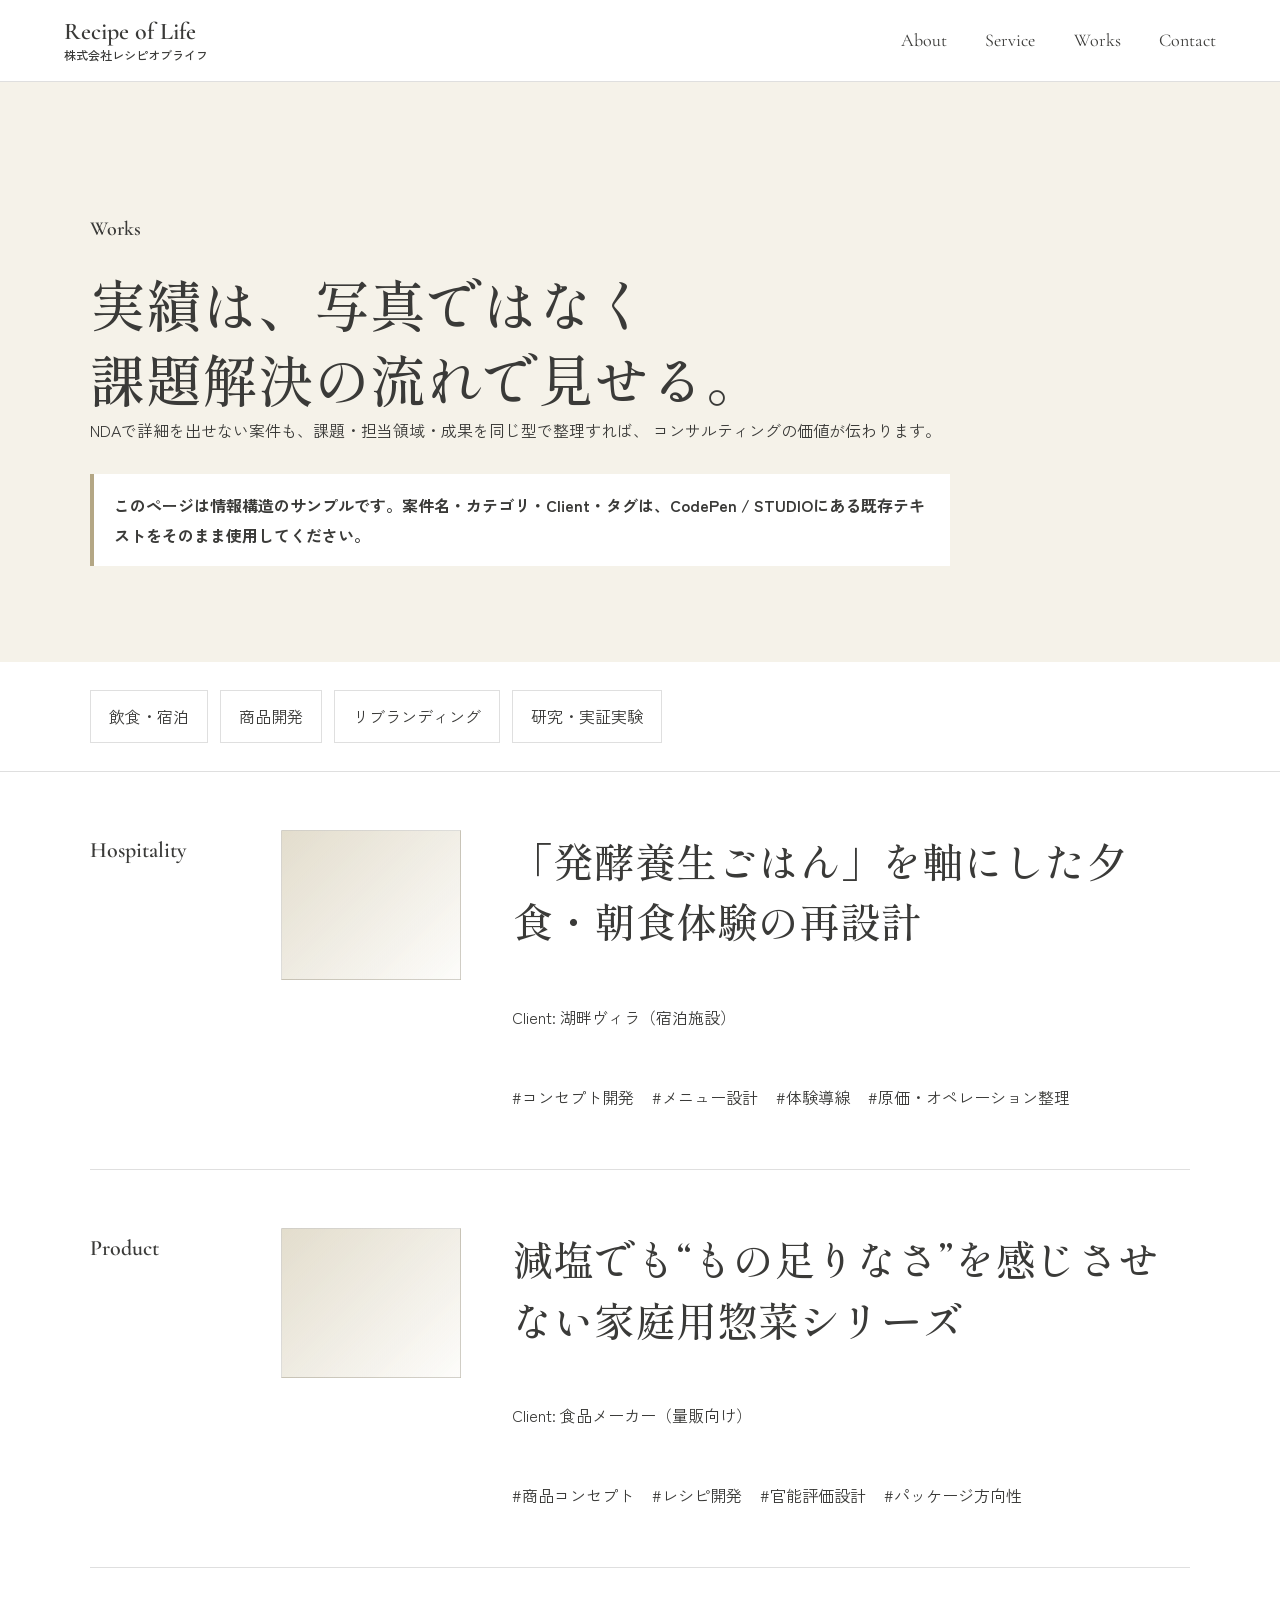
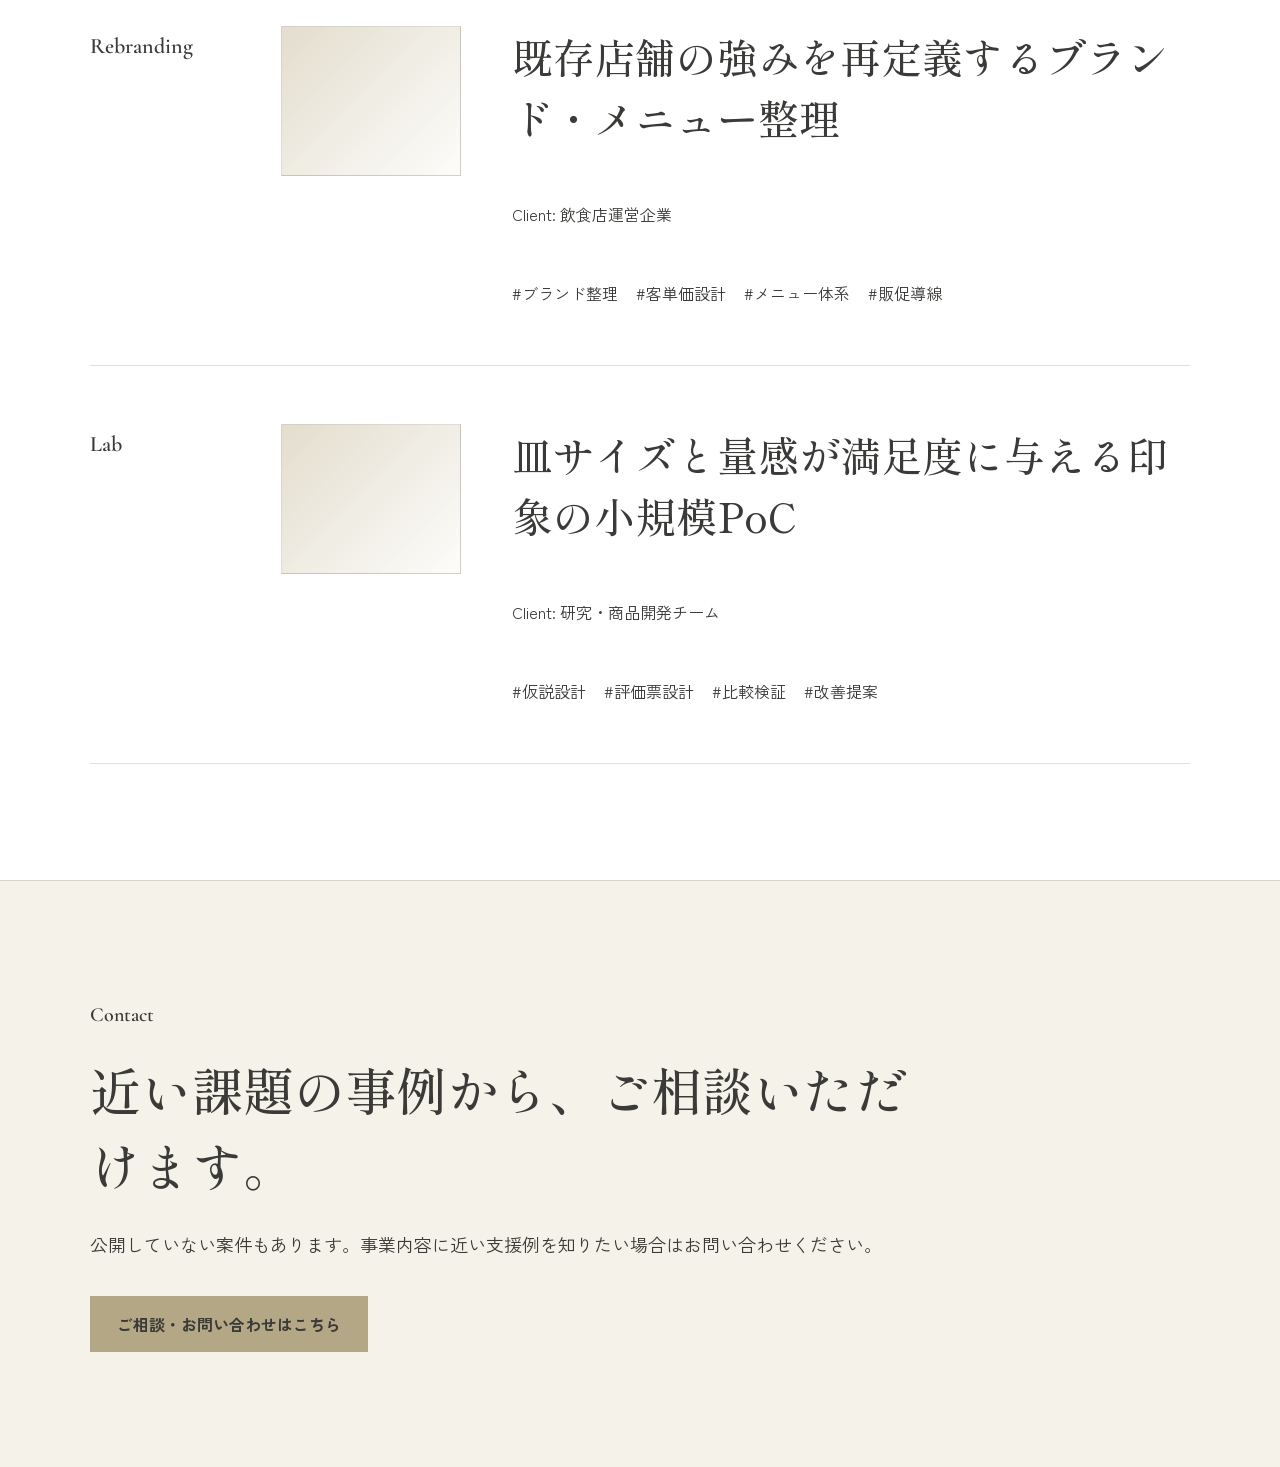
<file: works.html>
<!doctype html>
<html lang="ja">
  <head>
    <meta charset="utf-8">
    <meta name="viewport" content="width=device-width, initial-scale=1">
    <title>Works | Recipe of Life</title>
    <meta name="description" content="Recipe of Lifeの実績一覧。課題、設計、成果が見える事例整理。">
    <link rel="preconnect" href="https://fonts.googleapis.com">
    <link rel="preconnect" href="https://fonts.gstatic.com" crossorigin>
    <link href="https://fonts.googleapis.com/css2?family=Cormorant+Garamond:wght@500;600&family=Shippori+Mincho:wght@500;600&family=Zen+Kaku+Gothic+New:wght@400;500;700&display=swap" rel="stylesheet">
    <link rel="stylesheet" href="styles.css?v=case-card2">
    <script src="script.js" defer></script>
  </head>
  <body>
    <header class="site-header">
      <a class="brand" href="index.html" aria-label="Recipe of Life ホーム"><span class="brand-mark">Recipe of Life</span><span class="brand-name">株式会社レシピオブライフ</span></a>
      <button class="menu-button" type="button" aria-expanded="false" aria-controls="site-nav"><span></span><span></span></button>
      <nav class="site-nav" id="site-nav"><a href="about.html">About</a><a href="service.html">Service</a><a href="works.html">Works</a><a href="index.html#contact">Contact</a></nav>
    </header>

    <main>
      <section class="lower-hero">
        <p class="eyebrow">Works</p>
        <h1>実績は、写真ではなく<br>課題解決の流れで見せる。</h1>
        <p>
          NDAで詳細を出せない案件も、課題・担当領域・成果を同じ型で整理すれば、
          コンサルティングの価値が伝わります。
        </p>
        <div class="content-note">
          このページは情報構造のサンプルです。案件名・カテゴリ・Client・タグは、CodePen / STUDIOにある既存テキストをそのまま使用してください。
        </div>
      </section>

      <section class="section category-strip" aria-label="実績カテゴリ">
        <a href="#hospitality">飲食・宿泊</a>
        <a href="#product">商品開発</a>
        <a href="#rebrand">リブランディング</a>
        <a href="#lab">研究・実証実験</a>
      </section>

      <section class="section works-index">
        <div class="work-list">
          <a class="work-row" id="hospitality" href="works-villa.html">
            <span class="work-row-category">Hospitality</span>
            <div class="work-thumb" aria-label="案件バナーまたは写真の配置枠"></div>
            <h2>「発酵養生ごはん」を軸にした夕食・朝食体験の再設計</h2>
            <p>Client: 湖畔ヴィラ（宿泊施設）</p>
            <ul><li>コンセプト開発</li><li>メニュー設計</li><li>体験導線</li><li>原価・オペレーション整理</li></ul>
          </a>
          <a class="work-row" id="product" href="#">
            <span class="work-row-category">Product</span>
            <div class="work-thumb" aria-label="案件バナーまたは写真の配置枠"></div>
            <h2>減塩でも“もの足りなさ”を感じさせない家庭用惣菜シリーズ</h2>
            <p>Client: 食品メーカー（量販向け）</p>
            <ul><li>商品コンセプト</li><li>レシピ開発</li><li>官能評価設計</li><li>パッケージ方向性</li></ul>
          </a>
          <a class="work-row" id="rebrand" href="#">
            <span class="work-row-category">Rebranding</span>
            <div class="work-thumb" aria-label="案件バナーまたは写真の配置枠"></div>
            <h2>既存店舗の強みを再定義するブランド・メニュー整理</h2>
            <p>Client: 飲食店運営企業</p>
            <ul><li>ブランド整理</li><li>客単価設計</li><li>メニュー体系</li><li>販促導線</li></ul>
          </a>
          <a class="work-row" id="lab" href="#">
            <span class="work-row-category">Lab</span>
            <div class="work-thumb" aria-label="案件バナーまたは写真の配置枠"></div>
            <h2>皿サイズと量感が満足度に与える印象の小規模PoC</h2>
            <p>Client: 研究・商品開発チーム</p>
            <ul><li>仮説設計</li><li>評価票設計</li><li>比較検証</li><li>改善提案</li></ul>
          </a>
        </div>
      </section>

      <section class="section page-cta" id="contact">
        <p class="eyebrow">Contact</p>
        <h2>近い課題の事例から、ご相談いただけます。</h2>
        <p>公開していない案件もあります。事業内容に近い支援例を知りたい場合はお問い合わせください。</p>
        <a class="button button-primary" href="mailto:info@recipeoflife.jp">ご相談・お問い合わせはこちら</a>
      </section>
    </main>
  </body>
</html>
</file>
<file: styles.css>
:root {
  --color-base: #f5f2e9;
  --color-card: #fffdf7;
  --color-gold: #b4a785;
  --color-white: #ffffff;
  --color-text: #3a3a38;
  --color-line: rgba(58, 58, 56, 0.16);
  --font-heading: "Shippori Mincho", serif;
  --font-body: "Zen Kaku Gothic New", sans-serif;
  --font-roman: "Cormorant Garamond", serif;
}

* {
  box-sizing: border-box;
}

html {
  scroll-behavior: smooth;
}

body {
  margin: 0;
  background: var(--color-white);
  color: var(--color-text);
  font-family: var(--font-body);
  line-height: 1.9;
}

img {
  display: block;
  max-width: 100%;
}

a {
  color: inherit;
  text-decoration: none;
}

.site-header {
  position: sticky;
  top: 0;
  z-index: 20;
  display: flex;
  align-items: center;
  justify-content: space-between;
  min-height: 82px;
  padding: 18px clamp(20px, 5vw, 72px);
  background: rgba(255, 255, 255, 0.92);
  border-bottom: 1px solid var(--color-line);
  backdrop-filter: blur(12px);
}

.brand {
  display: grid;
  gap: 1px;
  line-height: 1.2;
}

.brand-mark,
.eyebrow {
  color: var(--color-text);
  font-family: var(--font-roman);
  letter-spacing: 0;
}

.brand-mark {
  font-size: 24px;
  font-weight: 600;
}

.brand-name {
  font-size: 12px;
  font-weight: 500;
}

.site-nav {
  display: flex;
  align-items: center;
  gap: clamp(22px, 3vw, 42px);
  font-family: var(--font-roman);
  font-size: 18px;
}

.site-nav a {
  border-bottom: 1px solid transparent;
}

.site-nav a:hover {
  border-color: var(--color-gold);
}

.menu-button {
  display: none;
}

.hero {
  display: grid;
  grid-template-columns: minmax(0, 1.2fr) minmax(320px, 0.8fr);
  gap: clamp(32px, 5vw, 72px);
  align-items: center;
  min-height: calc(74vh - 82px);
  padding: 28px clamp(20px, 7vw, 96px);
  background: var(--color-base);
}

.hero-copy {
  max-width: 760px;
}

.eyebrow {
  margin: 0 0 18px;
  font-size: 20px;
  font-weight: 600;
}

h1,
h2,
h3 {
  margin: 0;
  color: var(--color-text);
  font-family: var(--font-heading);
  font-weight: 500;
  line-height: 1.48;
}

h1 {
  font-size: clamp(38px, 4.35vw, 56px);
  line-height: 1.34;
}

.line-keep {
  white-space: nowrap;
}

h2 {
  font-size: clamp(32px, 4vw, 52px);
}

h3 {
  font-size: 25px;
}

p {
  margin: 0;
}

.hero-lead {
  max-width: 680px;
  margin-top: 26px;
  font-size: clamp(16px, 1.35vw, 18px);
}

.hero-actions {
  display: flex;
  flex-wrap: wrap;
  gap: 14px;
  margin-top: 34px;
}

.button {
  display: inline-flex;
  align-items: center;
  justify-content: center;
  min-height: 56px;
  padding: 12px 26px;
  border: 1px solid var(--color-gold);
  border-radius: 0;
  font-weight: 700;
}

.button-primary {
  background: var(--color-gold);
  color: var(--color-text);
}

.button-outline {
  background: transparent;
  color: var(--color-text);
}

.hero-visual {
  margin: 0;
}

.hero-visual img {
  width: 100%;
  height: min(48vh, 430px);
  object-fit: cover;
  filter: contrast(1.08) saturate(0.9);
}

.section {
  padding: clamp(68px, 9vw, 128px) clamp(20px, 7vw, 96px);
}

.section-heading {
  display: grid;
  grid-template-columns: minmax(120px, 0.28fr) minmax(0, 1fr);
  gap: 28px;
  align-items: end;
  margin-bottom: clamp(34px, 5vw, 56px);
}

.section-heading.wide {
  grid-template-columns: minmax(120px, 0.22fr) minmax(0, 0.42fr) minmax(320px, 0.7fr);
}

.section-heading p:last-child {
  max-width: 620px;
}

.news-section,
.works-section {
  background: var(--color-white);
}

.news-grid,
.service-grid,
.works-grid {
  display: grid;
  grid-template-columns: repeat(3, minmax(0, 1fr));
  gap: 22px;
}

.news-card,
.service-card,
.work-card {
  min-height: 100%;
  border: 1px solid var(--color-line);
  background: var(--color-white);
}

.news-card {
  display: grid;
  grid-template-rows: auto auto 1fr;
  gap: 12px;
  min-height: 220px;
  padding: 26px;
}

.news-card time,
.news-card span,
.work-category,
.service-number {
  font-family: var(--font-roman);
  font-size: 18px;
  font-weight: 600;
}

.news-card h3 {
  align-self: end;
  font-size: 22px;
}

.message-section {
  background: var(--color-base);
}

.message-layout {
  display: grid;
  grid-template-columns: minmax(120px, 0.28fr) minmax(0, 1fr);
  gap: 28px;
  max-width: 1180px;
}

.message-layout p:last-child {
  max-width: 850px;
  margin-top: 24px;
  font-size: 18px;
}

.service-card {
  display: grid;
  grid-template-rows: auto 1fr;
  min-height: 390px;
  padding: 28px;
}

.service-number {
  padding-left: 14px;
  border-left: 4px solid var(--color-gold);
  font-size: 34px;
}

.service-body {
  display: grid;
  align-content: start;
  gap: 18px;
}

.service-issue {
  min-height: 72px;
  padding-bottom: 18px;
  border-bottom: 1px solid var(--color-line);
  font-weight: 700;
}

.service-body h3 {
  font-family: var(--font-roman);
  font-size: 30px;
  line-height: 1.2;
}

.works-section {
  background: var(--color-base);
}

.work-card {
  display: grid;
  gap: 22px;
  min-height: 460px;
  padding: 30px;
}

.work-card h3 {
  min-height: 86px;
}

.work-card dl {
  display: grid;
  gap: 18px;
  margin: 0;
}

.work-card div {
  display: grid;
  gap: 6px;
  padding-top: 18px;
  border-top: 1px solid var(--color-line);
}

.work-card dt {
  font-weight: 700;
}

.work-card dd {
  margin: 0;
}

.contact-section {
  background: var(--color-white);
  border-top: 1px solid var(--color-line);
}

.contact-section h2,
.contact-section p,
.page-cta h2,
.page-cta p {
  max-width: 820px;
}

.contact-section p:not(.eyebrow) {
  margin: 24px 0 34px;
  font-size: 18px;
}

.page-cta {
  background: var(--color-base);
  border-top: 1px solid var(--color-line);
}

.page-cta p:not(.eyebrow) {
  margin: 24px 0 34px;
  font-size: 18px;
}

.site-footer {
  display: flex;
  justify-content: space-between;
  gap: 20px;
  padding: 32px clamp(20px, 7vw, 96px);
  background: var(--color-base);
  border-top: 1px solid var(--color-line);
}

.page-hero {
  padding: clamp(76px, 11vw, 150px) clamp(20px, 7vw, 96px);
  background: var(--color-base);
}

.page-hero h1 {
  max-width: 980px;
}

.reference-page {
  background: var(--color-white);
}

.reference-page main {
  padding-bottom: clamp(42px, 7vw, 86px);
}

.reference-page .site-header {
  background: rgba(255, 255, 255, 0.88);
}

.reference-page .page-hero,
.reference-page .lower-hero {
  display: grid;
  grid-template-columns: minmax(0, 1fr) minmax(260px, 0.42fr);
  gap: clamp(28px, 5vw, 68px);
  align-items: center;
  max-width: 1120px;
  margin: 0 auto;
  padding: clamp(34px, 5vw, 56px) 20px clamp(24px, 4vw, 36px);
  background: var(--color-white);
}

.reference-page .page-hero h1,
.reference-page .lower-hero h1 {
  max-width: 760px;
  margin-top: 18px;
  font-size: clamp(32px, 4.2vw, 52px);
  line-height: 1.45;
}

.reference-page .lower-hero p:not(.eyebrow):not(.page-subtitle),
.reference-page .page-hero p:not(.eyebrow):not(.page-subtitle) {
  max-width: 720px;
}

.compact-hero-copy {
  min-width: 0;
}

.compact-hero-media {
  min-height: clamp(150px, 22vw, 260px);
  border: 1px solid var(--color-line);
  background:
    linear-gradient(135deg, rgba(180, 167, 133, 0.22), rgba(255, 255, 255, 0.82)),
    var(--color-white);
}

.page-subtitle {
  margin: -8px 0 0;
  font-family: var(--font-roman);
  font-size: 16px;
  font-weight: 600;
  letter-spacing: 0.14em;
  text-transform: uppercase;
}

.reference-card {
  max-width: 1120px;
  margin: clamp(22px, 3vw, 34px) auto 0;
  border: 1px solid var(--color-line);
  border-radius: 8px;
  background: var(--color-white);
}

.reference-page .section.reference-card {
  padding: clamp(28px, 4vw, 46px);
}

.reference-page .page-cta {
  max-width: 1120px;
  margin: clamp(22px, 3vw, 34px) auto 0;
  border: 1px solid var(--color-line);
  border-radius: 8px;
  background: var(--color-white);
}

.lower-hero {
  padding: clamp(76px, 10vw, 132px) clamp(20px, 7vw, 96px) clamp(58px, 8vw, 96px);
  background: var(--color-base);
}

.lower-hero h1 {
  max-width: 1060px;
}

.lower-hero p:last-child {
  max-width: 840px;
  margin-top: 28px;
  font-size: 18px;
}

.content-note {
  max-width: 860px;
  margin-top: 28px;
  padding: 16px 20px;
  border-left: 4px solid var(--color-gold);
  background: var(--color-white);
  font-weight: 700;
}

.summary-band {
  display: grid;
  grid-template-columns: repeat(3, minmax(0, 1fr));
  gap: 0;
  padding-top: 0;
  padding-bottom: 0;
  border-top: 1px solid var(--color-line);
  border-bottom: 1px solid var(--color-line);
}

.reference-page .summary-band {
  overflow: hidden;
  padding: 0;
}

.summary-item {
  display: grid;
  gap: 10px;
  min-height: 220px;
  padding: 34px;
  border-right: 1px solid var(--color-line);
}

.summary-item:last-child {
  border-right: 0;
}

.summary-item span,
.structured-index,
.work-row-category,
.back-link,
.process-list span {
  font-family: var(--font-roman);
  font-weight: 600;
}

.summary-item span,
.structured-index,
.work-row-category,
.process-list span {
  font-size: 22px;
}

.summary-item strong,
.process-list strong {
  font-size: 22px;
}

.structured-list {
  display: grid;
  border-top: 1px solid var(--color-line);
}

.structured-list article {
  display: grid;
  grid-template-columns: minmax(80px, 0.16fr) minmax(0, 1fr);
  gap: clamp(28px, 5vw, 76px);
  padding: clamp(34px, 5vw, 62px) 0;
  border-bottom: 1px solid var(--color-line);
}

.structured-list h3 {
  margin: 16px 0;
  font-family: var(--font-roman);
  font-size: clamp(34px, 4vw, 54px);
  line-height: 1.1;
}

.structured-list ul,
.work-row ul,
.compare-card ul {
  line-height: 1.7;
}

.beige-section {
  background: var(--color-base);
}

.process-list {
  display: grid;
  grid-template-columns: repeat(4, minmax(0, 1fr));
  gap: 18px;
  margin: 0;
  padding: 0;
  list-style: none;
}

.process-list li {
  display: grid;
  gap: 12px;
  min-height: 260px;
  padding: 28px;
  border: 1px solid var(--color-line);
  background: var(--color-white);
}

.category-strip {
  display: flex;
  flex-wrap: wrap;
  gap: 12px;
  padding-top: 28px;
  padding-bottom: 28px;
  border-bottom: 1px solid var(--color-line);
}

.category-strip a {
  padding: 10px 18px;
  border: 1px solid var(--color-line);
}

.works-index {
  padding-top: 0;
}

.work-list {
  display: grid;
}

.work-row {
  display: grid;
  grid-template-columns: minmax(140px, 0.18fr) minmax(180px, 0.24fr) minmax(0, 1fr);
  gap: clamp(22px, 4vw, 64px);
  padding: clamp(34px, 5vw, 58px) 0;
  border-bottom: 1px solid var(--color-line);
}

.work-row h2 {
  grid-column: 3;
  max-width: 920px;
  font-size: clamp(27px, 3.2vw, 42px);
}

.work-row p,
.work-row ul {
  grid-column: 3;
}

.work-thumb {
  grid-column: 2;
  grid-row: 1 / span 3;
  align-self: start;
  min-height: 150px;
  border: 1px solid var(--color-line);
  background:
    linear-gradient(135deg, rgba(180, 167, 133, 0.28), rgba(255, 255, 255, 0.78)),
    var(--color-base);
}

.work-row ul {
  display: flex;
  flex-wrap: wrap;
  gap: 8px 18px;
  margin: 0;
  padding: 0;
  list-style: none;
}

.work-row li::before {
  content: "#";
}

.case-page {
  background: var(--color-white);
}

.case-hero {
  padding: clamp(58px, 8vw, 104px) clamp(20px, 7vw, 96px) clamp(34px, 5vw, 56px);
  background: var(--color-base);
}

.case-hero > * {
  max-width: 1180px;
  margin-left: auto;
  margin-right: auto;
}

.case-kicker {
  display: flex;
  flex-wrap: wrap;
  align-items: baseline;
  gap: 18px;
  margin-bottom: 22px;
}

.case-kicker .eyebrow {
  margin-bottom: 0;
}

.case-kicker span {
  padding: 6px 12px;
  border: 1px solid var(--color-line);
  font-family: var(--font-roman);
  font-weight: 600;
}

.case-hero h1 {
  max-width: 1040px;
  margin-left: auto;
  margin-right: auto;
  font-size: clamp(38px, 5vw, 66px);
}

.case-lead {
  max-width: 780px;
  margin-top: 26px;
  margin-left: auto;
  margin-right: auto;
  font-size: 18px;
  text-align: center;
}

.case-banner {
  min-height: clamp(230px, 32vw, 390px);
  border: 1px solid var(--color-line);
  background:
    linear-gradient(135deg, rgba(180, 167, 133, 0.3), rgba(255, 255, 255, 0.76)),
    var(--color-white);
}

.case-overview {
  display: grid;
  grid-template-columns: minmax(0, 0.95fr) minmax(300px, 0.45fr);
  gap: clamp(18px, 3vw, 34px);
  max-width: 1180px;
  margin: 0 auto;
  padding: 0 clamp(20px, 7vw, 96px) clamp(58px, 7vw, 96px);
  background: var(--color-base);
}

.case-page {
  background: linear-gradient(var(--color-base) 0 42%, var(--color-white) 42% 100%);
}

.case-overview .content-note {
  grid-column: 1 / -1;
  margin-top: 0;
}

.case-overview-card {
  align-self: stretch;
  display: grid;
  align-content: start;
  border: 1px solid var(--color-line);
  background: var(--color-white);
  padding: clamp(24px, 4vw, 38px);
}

.case-overview-card dl,
.case-overview-card div {
  display: grid;
  gap: 8px;
}

.case-overview-card dl {
  margin: 0;
  gap: 0;
}

.case-overview-card dt {
  font-family: var(--font-roman);
  font-size: 20px;
  font-weight: 600;
}

.case-overview-card div {
  padding: 18px 0;
  border-bottom: 1px solid var(--color-line);
}

.case-overview-card div:first-child {
  padding-top: 0;
}

.case-overview-card div:last-child {
  padding-bottom: 0;
  border-bottom: 0;
}

.case-overview-card dd {
  margin: 0;
}

.back-link {
  display: inline-block;
  margin-bottom: 26px;
  border-bottom: 1px solid var(--color-gold);
}

.case-layout {
  display: grid;
  grid-template-columns: minmax(260px, 0.32fr) minmax(0, 1fr);
  gap: clamp(34px, 7vw, 92px);
  padding: clamp(64px, 8vw, 112px) clamp(20px, 7vw, 96px);
}

.case-sidebar {
  align-self: start;
  position: sticky;
  top: 110px;
  border: 1px solid var(--color-line);
  padding: 28px;
}

.case-sidebar dl,
.case-sidebar div {
  display: grid;
  gap: 8px;
}

.case-sidebar dl {
  margin: 0;
  gap: 22px;
}

.case-sidebar dt {
  font-family: var(--font-roman);
  font-weight: 600;
}

.case-sidebar dd {
  margin: 0;
}

.case-body {
  display: grid;
  gap: 0;
}

.case-body section {
  padding: 0 0 clamp(48px, 6vw, 78px);
  border-bottom: 1px solid var(--color-line);
  margin-bottom: clamp(48px, 6vw, 78px);
}

.case-body h2 {
  margin-bottom: 20px;
}

.case-body p:last-child {
  max-width: 820px;
  font-size: 18px;
}

.case-study-body {
  max-width: 1180px;
  margin: 0 auto;
  padding: clamp(54px, 8vw, 104px) clamp(20px, 7vw, 96px);
}

.case-study-row {
  display: grid;
  grid-template-columns: minmax(180px, 0.34fr) minmax(0, 1fr);
  gap: clamp(28px, 6vw, 84px);
  padding: clamp(44px, 6vw, 78px) 0;
  border-top: 1px solid var(--color-line);
}

.case-study-row:last-child {
  border-bottom: 1px solid var(--color-line);
}

.case-study-row .eyebrow {
  margin-bottom: 8px;
  font-size: 18px;
}

.case-study-number {
  display: block;
  margin-bottom: 20px;
  padding-left: 14px;
  border-left: 4px solid var(--color-gold);
  font-family: var(--font-roman);
  font-size: 28px;
  font-weight: 600;
  line-height: 1;
}

.case-study-row p:last-child {
  max-width: 820px;
  padding-top: 48px;
  font-size: 20px;
  line-height: 2;
}

.about-statement {
  display: grid;
  grid-template-columns: repeat(2, minmax(0, 1fr));
  gap: 28px;
}

.about-statement article {
  padding: 36px;
  border: 1px solid var(--color-line);
}

.about-statement h2 {
  margin-bottom: 22px;
  font-size: clamp(28px, 3.2vw, 42px);
}

.profile-section {
  display: grid;
  grid-template-columns: minmax(260px, 0.42fr) minmax(0, 0.75fr);
  gap: clamp(34px, 6vw, 86px);
  align-items: center;
  background: var(--color-base);
}

.profile-photo {
  aspect-ratio: 4 / 5;
  border: 1px solid var(--color-line);
  background:
    linear-gradient(135deg, rgba(180, 167, 133, 0.24), rgba(255, 255, 255, 0.72)),
    var(--color-white);
}

.profile-copy {
  max-width: 780px;
}

.profile-copy h2 {
  margin-bottom: 24px;
}

.profile-copy p + p {
  margin-top: 20px;
}

.guide-hero {
  padding: clamp(76px, 10vw, 132px) clamp(20px, 7vw, 96px);
  background: var(--color-base);
}

.guide-hero h1 {
  max-width: 1040px;
}

.guide-hero p:last-child {
  max-width: 880px;
  margin-top: 28px;
}

.guide-alert {
  max-width: 980px;
  margin-top: 34px;
  padding: 24px 28px;
  border: 1px solid var(--color-gold);
  background: var(--color-white);
}

.guide-alert strong {
  display: block;
  margin-bottom: 8px;
  font-size: 20px;
}

.guide-alert p {
  margin: 0;
}

.guide-hero a {
  border-bottom: 1px solid var(--color-gold);
  font-weight: 700;
}

.guide-section.beige {
  background: var(--color-base);
}

.rule-grid,
.compare-grid,
.checklist {
  display: grid;
  gap: 22px;
}

.rule-grid {
  grid-template-columns: repeat(3, minmax(0, 1fr));
}

.rule-grid article,
.compare-card,
.checklist article {
  border: 1px solid var(--color-line);
  background: var(--color-white);
  padding: 28px;
}

.rule-grid h3,
.checklist h3 {
  margin-bottom: 14px;
}

.compare-grid {
  grid-template-columns: repeat(2, minmax(0, 1fr));
}

.compare-label {
  margin-bottom: 18px;
  font-weight: 700;
}

.mini-hero {
  display: grid;
  grid-template-columns: 1.1fr 0.8fr;
  gap: 18px;
  min-height: 250px;
  padding: 20px;
  border: 1px solid var(--color-line);
  background: var(--color-base);
}

.mini-logo {
  display: inline-block;
  margin-bottom: 18px;
  font-family: var(--font-roman);
  font-weight: 600;
}

.mini-hero h3 {
  margin-bottom: 14px;
  font-size: 28px;
}

.mini-photo {
  min-height: 190px;
  background: linear-gradient(135deg, rgba(58, 58, 56, 0.22), rgba(180, 167, 133, 0.35));
}

.mini-hero.bad .mini-logo {
  padding: 0 6px;
  background: rgba(58, 58, 56, 0.22);
  font-size: 26px;
}

.mini-hero.bad .mini-photo {
  min-height: 230px;
}

.mini-hero.good .mini-photo {
  align-self: center;
  min-height: 150px;
}

.compare-card ul {
  margin: 22px 0 0;
  padding-left: 1.2em;
}

.checklist {
  grid-template-columns: repeat(2, minmax(0, 1fr));
}

.spec-table {
  display: grid;
  border: 1px solid var(--color-line);
  background: var(--color-white);
}

.spec-table div {
  display: grid;
  grid-template-columns: minmax(140px, 0.28fr) minmax(0, 1fr);
  gap: 22px;
  padding: 20px 24px;
  border-bottom: 1px solid var(--color-line);
}

.spec-table div:last-child {
  border-bottom: 0;
}

@media (max-width: 980px) {
  .hero,
  .section-heading,
  .section-heading.wide,
  .message-layout,
  .profile-section,
  .reference-page .page-hero,
  .reference-page .lower-hero {
    grid-template-columns: 1fr;
  }

  .hero {
    min-height: auto;
  }

  .hero-visual {
    max-width: 520px;
  }

  .hero-visual img {
    aspect-ratio: 16 / 10;
  }

  .news-grid,
  .service-grid,
  .works-grid,
  .about-statement,
  .rule-grid,
  .compare-grid,
  .checklist,
  .summary-band,
  .process-list,
  .case-layout,
  .case-overview,
  .case-study-row {
    grid-template-columns: 1fr;
  }

  .summary-item {
    border-right: 0;
    border-bottom: 1px solid var(--color-line);
  }

  .summary-item:last-child {
    border-bottom: 0;
  }

  .work-row,
  .structured-list article {
    grid-template-columns: 1fr;
  }

  .work-row h2,
  .work-row p,
  .work-row ul,
  .work-thumb {
    grid-column: auto;
  }

  .work-thumb {
    grid-row: auto;
    min-height: 180px;
  }

  .case-sidebar {
    position: static;
  }

  .case-study-row p:last-child {
    padding-top: 0;
  }

  .compact-hero-media {
    min-height: 170px;
  }

  .service-card,
  .work-card {
    min-height: auto;
  }

  .service-issue,
  .work-card h3 {
    min-height: 0;
  }
}

@media (max-width: 720px) {
  .site-header {
    min-height: 70px;
    padding: 14px 20px;
  }

  .brand-mark {
    font-size: 21px;
  }

  .menu-button {
    display: inline-grid;
    place-items: center;
    gap: 7px;
    width: 44px;
    height: 44px;
    border: 1px solid var(--color-line);
    background: var(--color-white);
  }

  .menu-button span {
    display: block;
    width: 18px;
    height: 1px;
    background: var(--color-text);
  }

  .site-nav {
    position: absolute;
    top: 70px;
    right: 0;
    left: 0;
    display: none;
    flex-direction: column;
    align-items: flex-start;
    gap: 0;
    padding: 10px 20px 20px;
    background: var(--color-white);
    border-bottom: 1px solid var(--color-line);
  }

  .site-nav.is-open {
    display: flex;
  }

  .site-nav a {
    width: 100%;
    padding: 14px 0;
  }

  .hero {
    position: relative;
    padding-top: 36px;
    padding-bottom: 72px;
    overflow: hidden;
  }

  .hero-copy {
    position: relative;
    z-index: 1;
  }

  .hero-visual {
    display: none;
  }

  h1 {
    font-size: 39px;
  }

  h2 {
    font-size: 32px;
  }

  .hero-actions,
  .button {
    width: 100%;
  }

  .section {
    padding-top: 64px;
    padding-bottom: 64px;
  }

  .news-card,
  .service-card,
  .work-card,
  .about-statement article {
    padding: 24px;
  }

  .site-footer {
    display: grid;
  }

  .mini-hero,
  .spec-table div {
    grid-template-columns: 1fr;
  }
}

/* CodePen reference-style lower pages */
.reference-page .service-detail-section {
  background: var(--color-white);
}

.reference-page .service-detail-section .section-heading {
  margin-bottom: 16px;
}

.reference-page .structured-list {
  border-top: 0;
}

.reference-page .structured-list article:first-child {
  padding-top: 18px;
}

.reference-page .structured-list article:last-child {
  border-bottom: 0;
  padding-bottom: 8px;
}

.reference-page .beige-section {
  background: var(--color-white);
}

.reference-page .process-list li {
  border-radius: 8px;
  background: var(--color-white);
}

.reference-page .category-strip {
  padding-top: 20px;
  padding-bottom: 20px;
  border-bottom: 1px solid var(--color-line);
}

.reference-page .works-index {
  padding-top: 0;
}

.reference-page .work-row:first-child {
  padding-top: 8px;
}

.reference-page .work-row:last-child {
  border-bottom: 0;
  padding-bottom: 8px;
}

.reference-page .work-thumb {
  border-radius: 8px;
  background:
    linear-gradient(135deg, rgba(180, 167, 133, 0.25), rgba(255, 255, 255, 0.85)),
    var(--color-white);
}

.reference-page .case-page {
  background: var(--color-white);
  padding: clamp(28px, 5vw, 56px) 20px clamp(42px, 7vw, 86px);
}

.case-card {
  max-width: 1120px;
  margin: 0 auto;
  border: 1px solid var(--color-line);
  border-radius: 8px;
  background: var(--color-white);
  overflow: hidden;
}

.reference-page .case-hero {
  max-width: none;
  margin: 0;
  padding: clamp(28px, 4vw, 46px);
  border: 0;
  border-radius: 0;
  border-bottom: 1px solid var(--color-line);
  background: var(--color-white);
}

.reference-page .case-hero h1,
.reference-page .case-lead {
  text-align: left;
  margin-left: 0;
  margin-right: 0;
}

.reference-page .case-hero h1 {
  font-size: clamp(31px, 4vw, 48px);
  line-height: 1.55;
}

.reference-page .case-lead {
  max-width: 980px;
}

.reference-page .case-overview {
  grid-template-columns: minmax(0, 1fr) minmax(280px, 0.38fr);
  gap: clamp(24px, 4vw, 48px);
  padding: clamp(26px, 4vw, 44px);
  margin: 0;
  max-width: none;
  border: 0;
  border-radius: 0;
  border-bottom: 1px solid var(--color-line);
  background: var(--color-white);
}

.reference-page .case-banner {
  min-height: clamp(180px, 28vw, 320px);
  margin-bottom: 24px;
  border-radius: 8px;
}

.case-main-column {
  display: grid;
  align-content: start;
}

.reference-page .case-overview-card {
  align-self: start;
  padding: clamp(28px, 4vw, 42px);
  border: 1px solid var(--color-line);
  background: var(--color-white);
}

.reference-page .case-overview-card dl {
  display: grid;
  grid-template-columns: 1fr;
  gap: clamp(26px, 4vw, 42px);
  border-top: 0;
  border-bottom: 0;
}

.reference-page .case-overview-card div {
  padding: 0;
  border-right: 0;
  border-bottom: 0;
}

.reference-page .case-overview-card dt {
  margin-bottom: 14px;
  font-size: clamp(24px, 2.5vw, 34px);
  line-height: 1.2;
}

.reference-page .case-overview-card dd {
  font-size: clamp(17px, 1.7vw, 23px);
  line-height: 1.8;
}

@media (min-width: 981px) {
  .reference-page .case-overview {
    align-items: start;
  }
}

.reference-page .case-study-body {
  max-width: none;
  margin: 0;
  padding: clamp(28px, 4vw, 46px);
  border: 0;
  border-radius: 0;
  background: var(--color-white);
}

.reference-page .case-study-row:first-child {
  padding-top: 8px;
  border-top: 0;
}

.reference-page .case-study-row:last-child {
  padding-bottom: 8px;
  border-bottom: 0;
}

.reference-page .case-study-row h2 {
  font-size: clamp(28px, 3vw, 42px);
}

.reference-page .content-note {
  border-radius: 8px;
}

@media (max-width: 980px) {
  .reference-page .case-overview-card dl {
    grid-template-columns: 1fr;
  }

  .reference-page .case-overview-card div {
    border-right: 0;
    border-bottom: 1px solid var(--color-line);
  }

  .reference-page .case-overview-card div:last-child {
    border-bottom: 0;
  }
}
</file>
